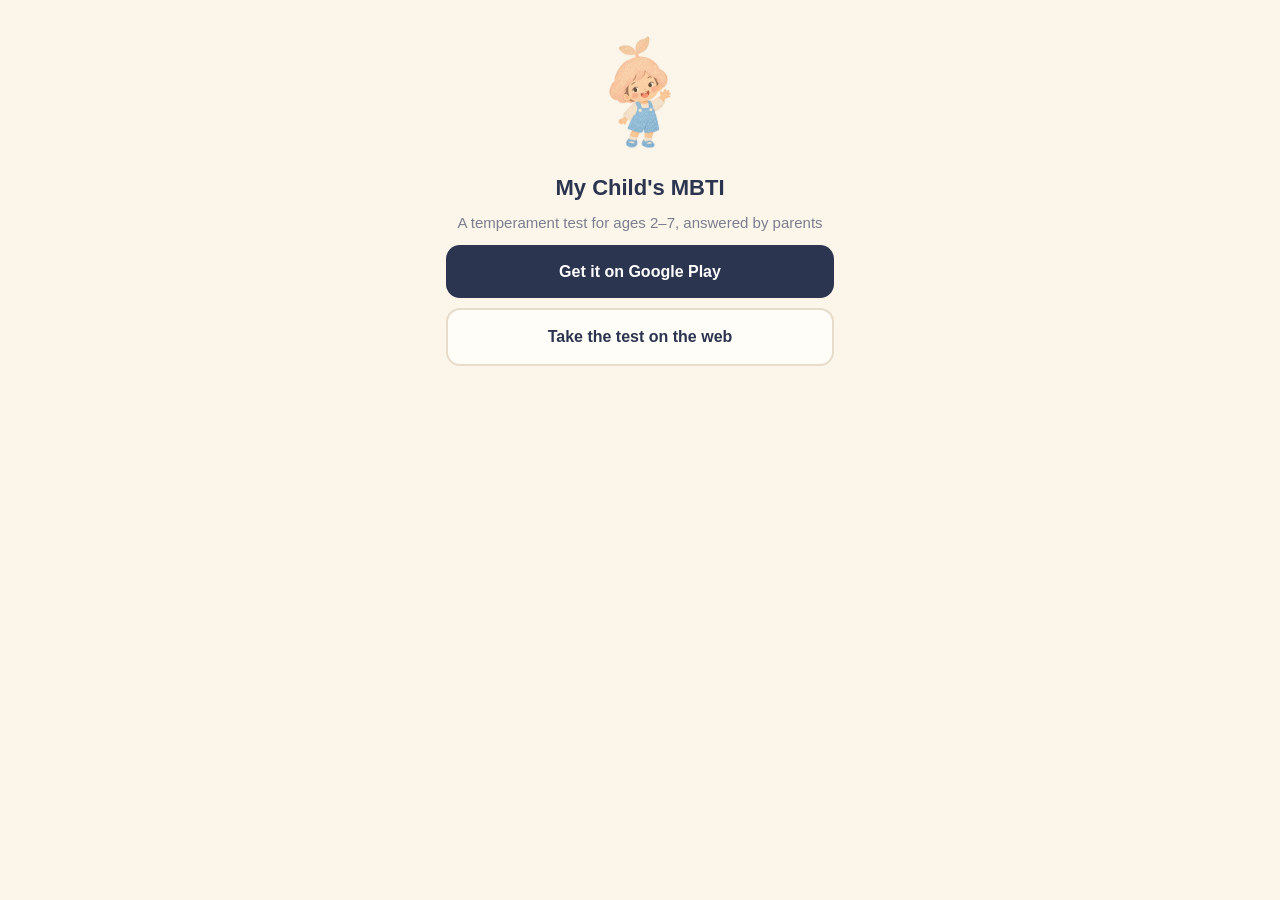
<file: go/index.html>
<!doctype html>
<html lang="ko">
<head>
<meta charset="utf-8">
<meta name="viewport" content="width=device-width,initial-scale=1">
<meta name="theme-color" content="#FBF5EA">
<meta name="robots" content="noindex">
<title>내 아이의 MBTI</title>
<meta property="og:type" content="website">
<meta property="og:title" content="내 아이의 MBTI · 영유아 기질검사">
<meta property="og:description" content="부모가 답하는 만 2~7세 기질검사. 우리 아이는 어떤 네 글자일까요?">
<meta property="og:image" content="https://childmbti.wonderwheel.co.kr/assets/og_v2.png">
<meta property="og:image:width" content="1200">
<meta property="og:image:height" content="630">
<meta name="twitter:card" content="summary_large_image">
<meta name="twitter:image" content="https://childmbti.wonderwheel.co.kr/assets/og_v2.png">
<link rel="icon" href="../assets/icon_180.png">
<!--
  공유 링크 연결 페이지. 설명 docs/systems/share-links.md
  앱의 공유 링크는 모두 이곳(https://childmbti.wonderwheel.co.kr/go/#값)으로 온다. 웹 검사로 보내지 않고 기기에 맞는 스토어로 바로 보낸다.
  - 안드로이드: 앱이 있으면 앱을 열고(childmbti://open?값), 없으면 구글 플레이로. 플레이 주소의 referrer 에 값을 실어
    설치 뒤 처음 켤 때 앱이 초대를 이어 간다(app/lib/deeplink.dart).
  - 아이폰: 앱스토어로. 앱스토어는 설치 정보를 넘겨주지 않아 초대는 초대 코드를 복사해 두고 앱에서 넣는다.
    IOS_LIVE 가 false 인 동안(앱스토어 출시 전)은 스토어 주소가 열리지 않으므로 웹 검사를 대신 안내한다.
  - PC: 두 스토어 버튼과 초대 코드.
  값: f=가족 연결 코드(&w=역할), t=유형(결과 공유), r=app(앱 추천), i=·c=(예전 초대·결과 링크)
-->
<style>
:root{--bg:#FBF5EA;--card:#FFFDF8;--fg:#2B3550;--muted:#7A7F8F;--accent:#F2A57E;--line:#E7DCCB}
*{box-sizing:border-box}
body{margin:0;background:var(--bg);color:var(--fg);font-family:-apple-system,BlinkMacSystemFont,"Apple SD Gothic Neo","Noto Sans KR","Segoe UI",sans-serif;line-height:1.6}
main{max-width:420px;margin:0 auto;padding:32px 16px 40px;text-align:center}
.mascot{width:120px;height:120px;object-fit:contain}
h1{font-size:22px;margin:10px 0 6px}
p{margin:6px 0;color:var(--muted);font-size:15px}
.code{display:inline-block;margin:14px 0 4px;padding:10px 18px;border:2px dashed var(--line);border-radius:14px;background:var(--card);font-size:26px;font-weight:700;letter-spacing:3px;color:var(--fg)}
.btn{display:block;width:100%;margin:10px 0 0;padding:14px 16px;border-radius:14px;border:0;font-size:16px;font-weight:700;text-decoration:none;cursor:pointer;font-family:inherit}
.dark{background:var(--fg);color:#fff}
.ghost{background:var(--card);color:var(--fg);border:2px solid var(--line)}
.small{font-size:13px}
[hidden]{display:none!important}
</style>
</head>
<body>
<main>
  <img class="mascot" src="../assets/mascot_child.webp" alt="">
  <h1 id="title"></h1>
  <p id="desc"></p>
  <div id="codeBox" hidden><div class="code" id="code"></div><p class="small" id="codeHelp"></p></div>
  <div id="btns"></div>
  <p class="small" id="note"></p>
</main>
<script>
(function(){
  var PKG='kr.co.wonderwheel.childmbti';
  var IOS_STORE='https://apps.apple.com/app/id6836670196';
  var IOS_LIVE=false; // 앱스토어 정식 출시 뒤 true 로 바꾼다
  var SITE='https://childmbti.wonderwheel.co.kr/';

  var L={
    ko:{t:'내 아이의 MBTI',d:'부모가 답하는 만 2~7세 기질검사',inv:'가족이 아이 기질검사에 초대했어요',invD:'앱을 설치하면 같은 아이의 검사로 바로 이어집니다.',play:'구글 플레이에서 받기',ios:'앱스토어에서 받기',iosCopy:'초대 코드 복사하고 앱스토어로',open:'앱이 이미 있어요 · 앱 열기',codeHelp:'앱을 연 뒤 더보기의 \'초대 코드 입력\'에 넣어 주세요.',copied:'초대 코드를 복사했어요.',web:'웹에서 바로 검사하기',iosSoon:'아이폰 앱은 곧 앱스토어에 나옵니다. 그동안은 웹에서 검사할 수 있어요.',wait:'스토어로 이동하는 중…'},
    en:{t:"My Child's MBTI",d:'A temperament test for ages 2–7, answered by parents',inv:'Your family invited you to a temperament test',invD:"Install the app to continue with the same child's test.",play:'Get it on Google Play',ios:'Download on the App Store',iosCopy:'Copy invite code & open App Store',open:'I already have the app · Open',codeHelp:"Open the app and enter it under More > 'Enter invite code'.",copied:'Invite code copied.',web:'Take the test on the web',iosSoon:'The iPhone app is coming to the App Store soon. Meanwhile you can take the test on the web.',wait:'Opening the store…'},
    ja:{t:'わが子のMBTI',d:'保護者が答える2〜7歳の気質診断',inv:'家族から気質診断に招待されました',invD:'アプリを入れると同じ子の診断にそのまま進めます。',play:'Google Play で入手',ios:'App Store で入手',iosCopy:'招待コードをコピーして App Store へ',open:'アプリを持っています・開く',codeHelp:'アプリを開き、その他の「招待コード入力」に入れてください。',copied:'招待コードをコピーしました。',web:'Webで診断する',iosSoon:'iPhoneアプリはまもなく App Store に登場します。それまではWebで診断できます。',wait:'ストアへ移動しています…'},
    zh:{t:'我家孩子的MBTI',d:'由父母作答的2~7岁气质测评',inv:'家人邀请你参加孩子的气质测评',invD:'安装应用后即可继续同一个孩子的测评。',play:'在 Google Play 下载',ios:'在 App Store 下载',iosCopy:'复制邀请码并前往 App Store',open:'已安装应用 · 打开',codeHelp:'打开应用后，在“更多”的“输入邀请码”中填写。',copied:'已复制邀请码。',web:'在网页上测评',iosSoon:'iPhone 应用即将上架 App Store。在此之前可以在网页上测评。',wait:'正在前往应用商店…'},
    tw:{t:'我家孩子的MBTI',d:'由父母作答的2~7歲氣質測評',inv:'家人邀請你參加孩子的氣質測評',invD:'安裝應用後即可繼續同一個孩子的測評。',play:'在 Google Play 下載',ios:'在 App Store 下載',iosCopy:'複製邀請碼並前往 App Store',open:'已安裝應用 · 開啟',codeHelp:'開啟應用後，在“更多”的“輸入邀請碼”中填寫。',copied:'已複製邀請碼。',web:'在網頁上測評',iosSoon:'iPhone 應用即將上架 App Store。在此之前可以在網頁上測評。',wait:'正在前往應用商店…'},
    es:{t:'El MBTI de mi peque',d:'Test de temperamento de 2 a 7 años, respondido por los padres',inv:'Tu familia te invitó a un test de temperamento',invD:'Instala la app para seguir con el test del mismo niño.',play:'Disponible en Google Play',ios:'Descargar en App Store',iosCopy:'Copiar código e ir a App Store',open:'Ya tengo la app · Abrir',codeHelp:"Abre la app e introdúcelo en Más > 'Introducir código'.",copied:'Código copiado.',web:'Hacer el test en la web',iosSoon:'La app de iPhone llegará pronto a App Store. Mientras tanto puedes hacer el test en la web.',wait:'Abriendo la tienda…'},
    vi:{t:'MBTI của con tôi',d:'Bài kiểm tra khí chất cho trẻ 2–7 tuổi do cha mẹ trả lời',inv:'Gia đình đã mời bạn làm bài kiểm tra khí chất',invD:'Cài ứng dụng để tiếp tục bài kiểm tra của cùng bé.',play:'Tải trên Google Play',ios:'Tải trên App Store',iosCopy:'Sao chép mã mời và mở App Store',open:'Đã có ứng dụng · Mở',codeHelp:"Mở ứng dụng và nhập ở Thêm > 'Nhập mã mời'.",copied:'Đã sao chép mã mời.',web:'Làm bài trên web',iosSoon:'Ứng dụng iPhone sắp có trên App Store. Trong lúc chờ, bạn có thể làm bài trên web.',wait:'Đang mở cửa hàng…'}
  };
  var nl=(navigator.language||'ko').toLowerCase();
  var lang=/^zh-(tw|hk|mo|hant)/.test(nl)?'tw':nl.slice(0,2);
  var T=L[lang]||L.en; document.documentElement.lang=lang==='tw'?'zh-Hant':(L[lang]?lang:'en');

  var h=location.hash.replace(/^#/,'');
  var q={}; h.split('&').forEach(function(kv){var i=kv.indexOf('=');if(i>0)q[kv.slice(0,i)]=kv.slice(i+1);});
  var code=/^[A-HJ-NP-Z2-9]{10}$/.test(q.f||'')?q.f:'';
  var invite=!!(code||q.i);
  var ua=navigator.userAgent||'';
  var android=/Android/i.test(ua), ios=/iPhone|iPad|iPod/i.test(ua)||(/Macintosh/.test(ua)&&'ontouchend' in document);
  var play='https://play.google.com/store/apps/details?id='+PKG+(h?'&referrer='+encodeURIComponent(h):'');
  var appUrl='childmbti://open'+(h?'?'+h:'');
  var webUrl=SITE+(h&&!code?'#'+h:'');
  var showCode=code?code.slice(0,5)+'-'+code.slice(5):'';

  var $=function(id){return document.getElementById(id)};
  $('title').textContent=invite?T.inv:T.t;
  $('desc').textContent=invite?T.invD:T.d;
  document.title=T.t;
  if(code){ $('code').textContent=showCode; $('codeHelp').textContent=T.codeHelp; $('codeBox').hidden=false; }

  function btn(label,cls,href,onclick){var a=document.createElement('a');a.className='btn '+cls;a.textContent=label;a.href=href||'#';if(onclick)a.onclick=onclick;$('btns').appendChild(a);return a;}
  function copyCode(){ if(!code) return; var t=T.inv+' · '+showCode;
    try{ navigator.clipboard.writeText(t); }catch(e){ var x=document.createElement('textarea');x.value=t;document.body.appendChild(x);x.select();try{document.execCommand('copy')}catch(_){}x.remove(); } }

  if(android){
    var intent='intent://open'+(h?'?'+h:'')+'#Intent;scheme=childmbti;package='+PKG+';S.browser_fallback_url='+encodeURIComponent(play)+';end';
    btn(T.play,'dark',play);
    btn(T.open,'ghost',intent);
    $('note').textContent=T.wait;
    // 앱이 있으면 앱이 열리고, 없으면 구글 플레이(설치 정보에 링크 값)로 간다
    location.replace(intent);
    setTimeout(function(){ $('note').textContent=''; },2500);
  } else if(ios){
    if(IOS_LIVE){
      if(invite){
        btn(code?T.iosCopy:T.ios,'dark',IOS_STORE,function(){copyCode();});
        btn(T.open,'ghost',appUrl);
      } else {
        btn(T.ios,'dark',IOS_STORE);
        $('note').textContent=T.wait;
        location.replace(IOS_STORE);
      }
    } else {
      $('note').textContent=T.iosSoon;
      btn(T.open,'ghost',appUrl);
      if(!code) btn(T.web,'dark',webUrl);
    }
  } else {
    btn(T.play,'dark',play);
    if(IOS_LIVE) btn(T.ios,'ghost',IOS_STORE);
    if(!code) btn(T.web,'ghost',webUrl);
  }
})();
</script>
</body>
</html>
</file>
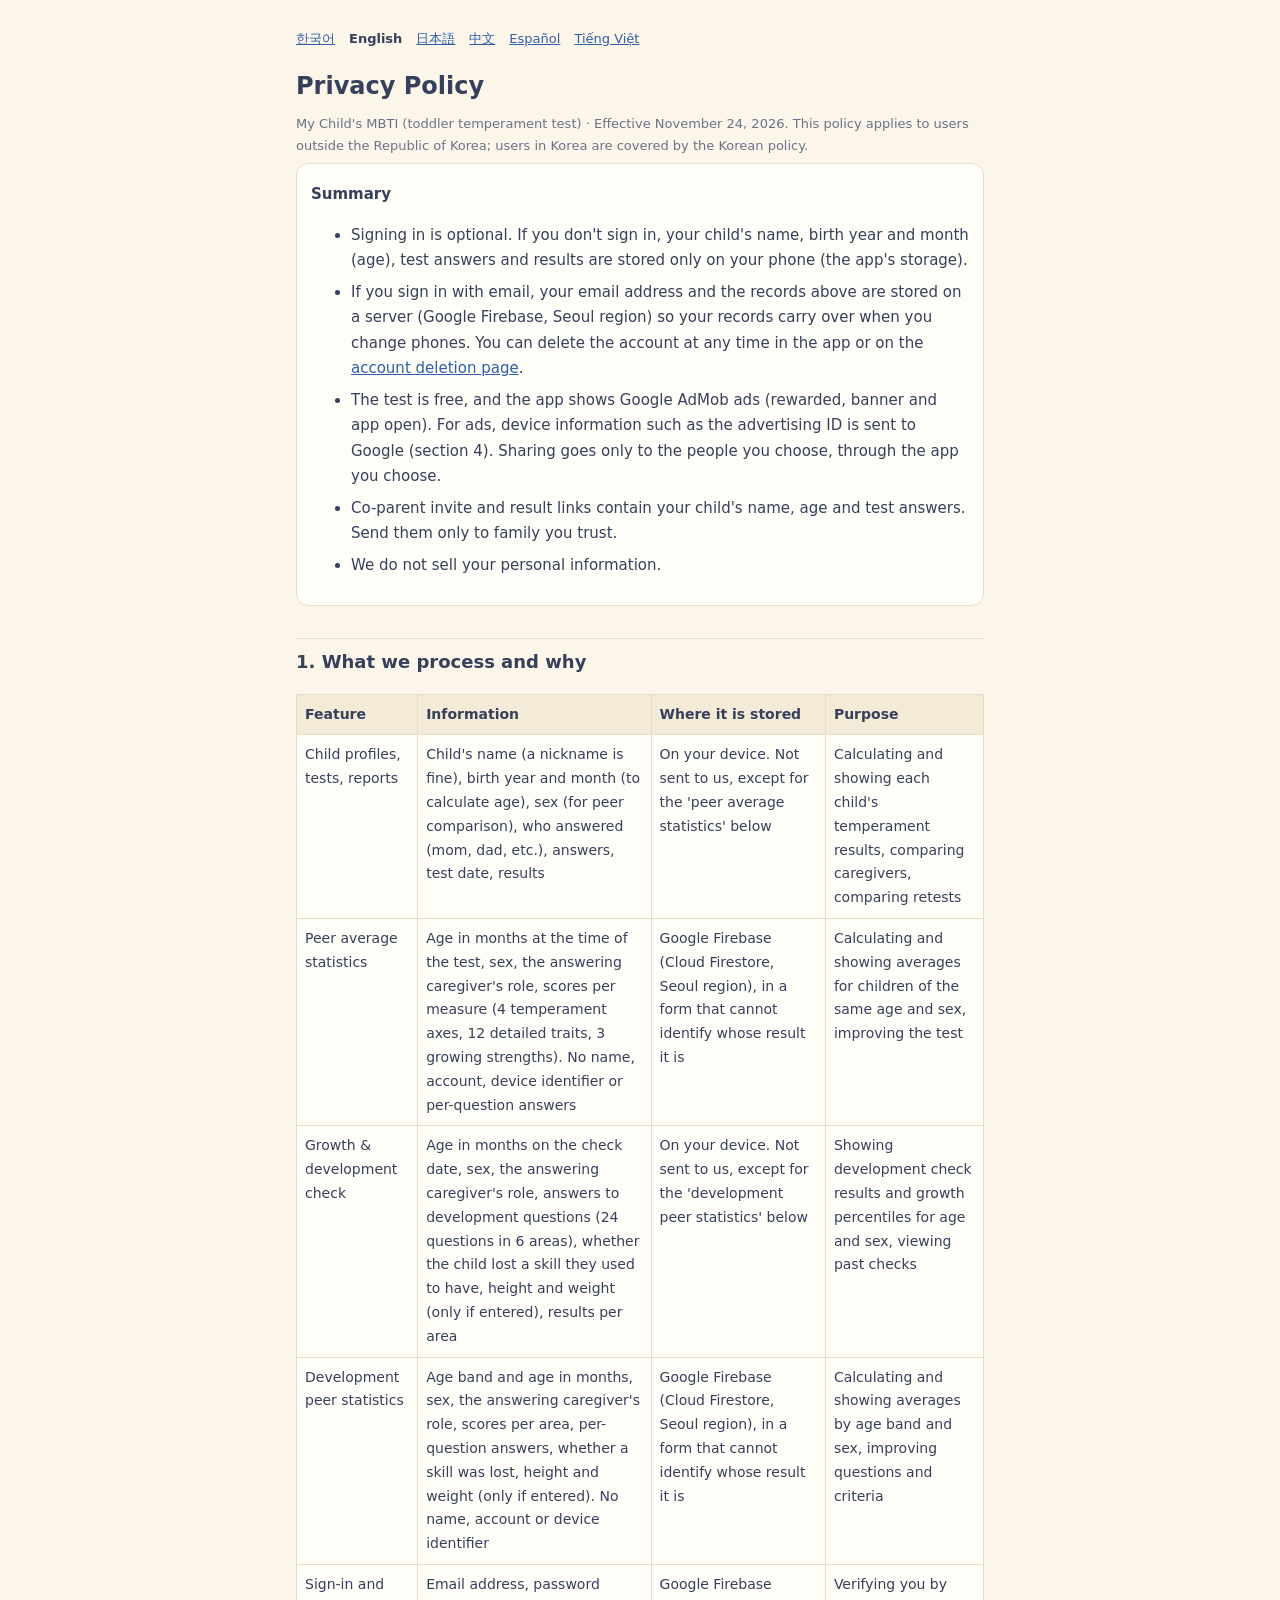
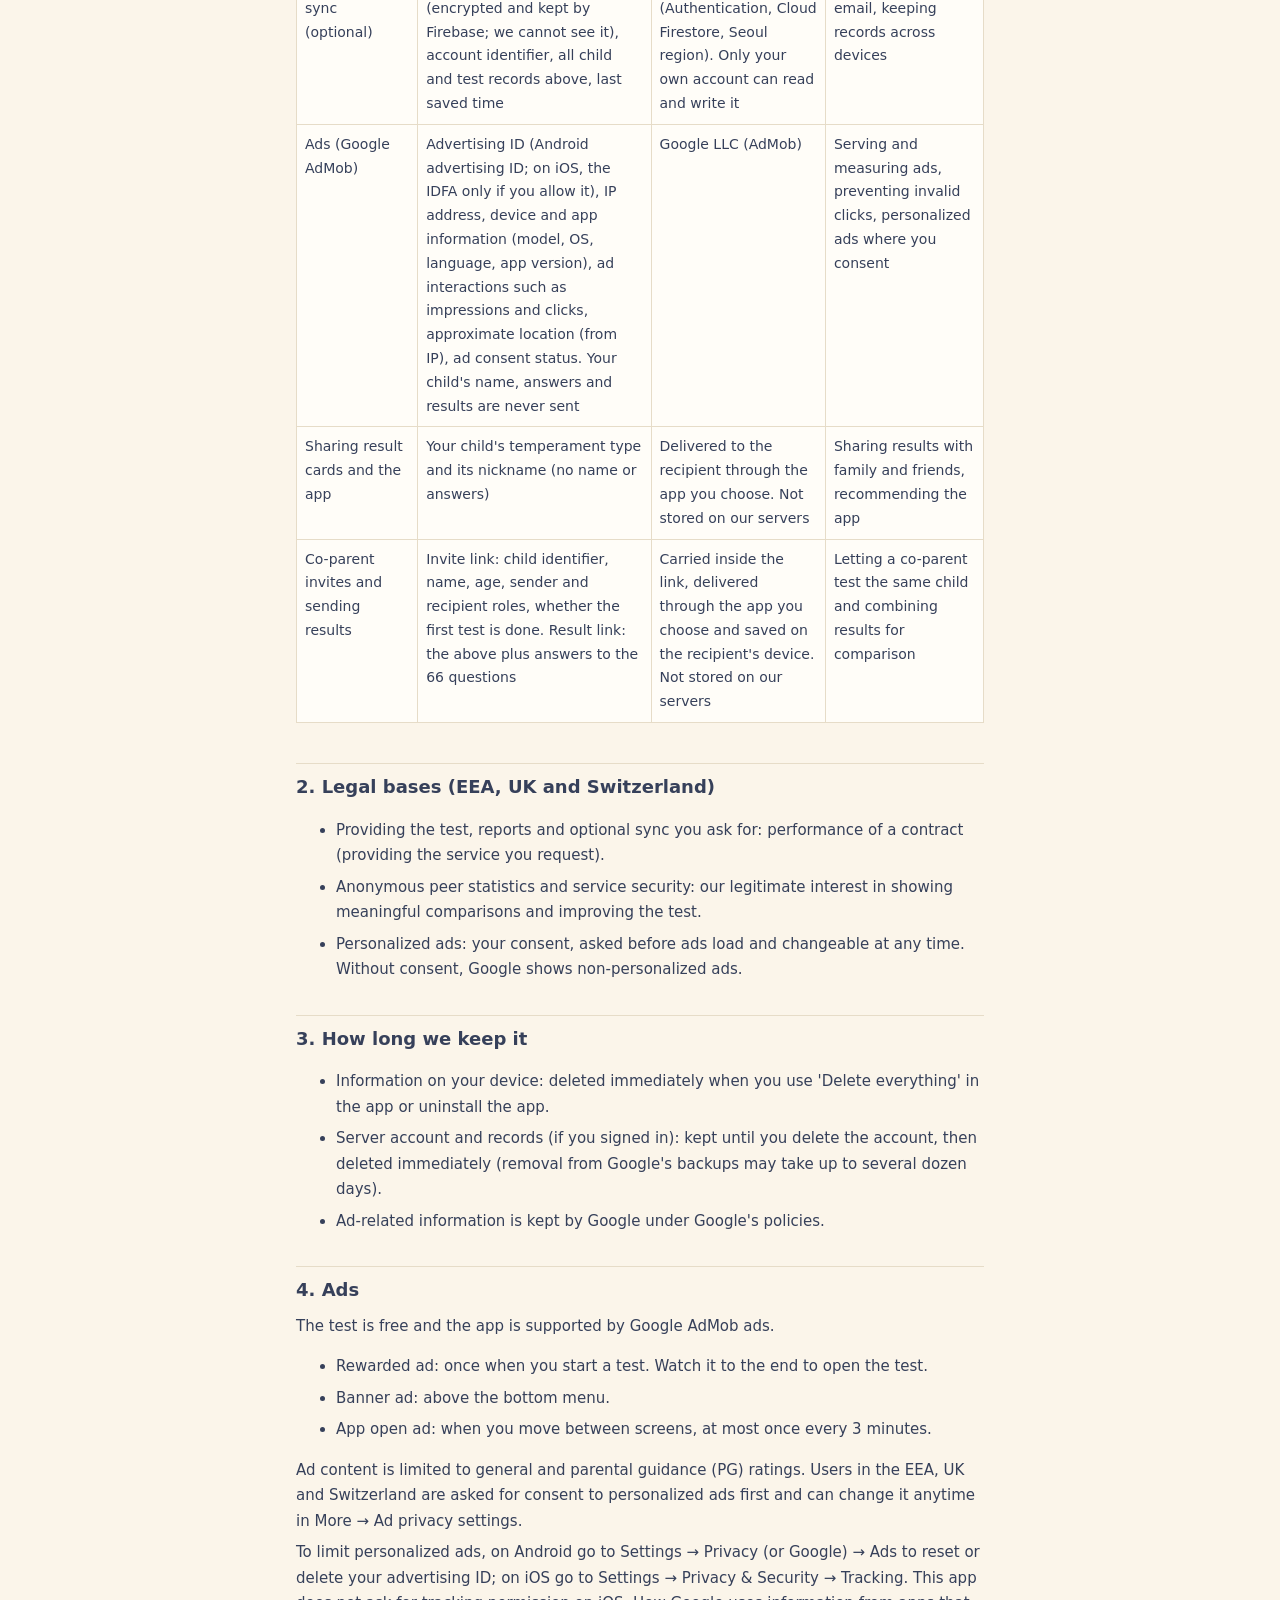
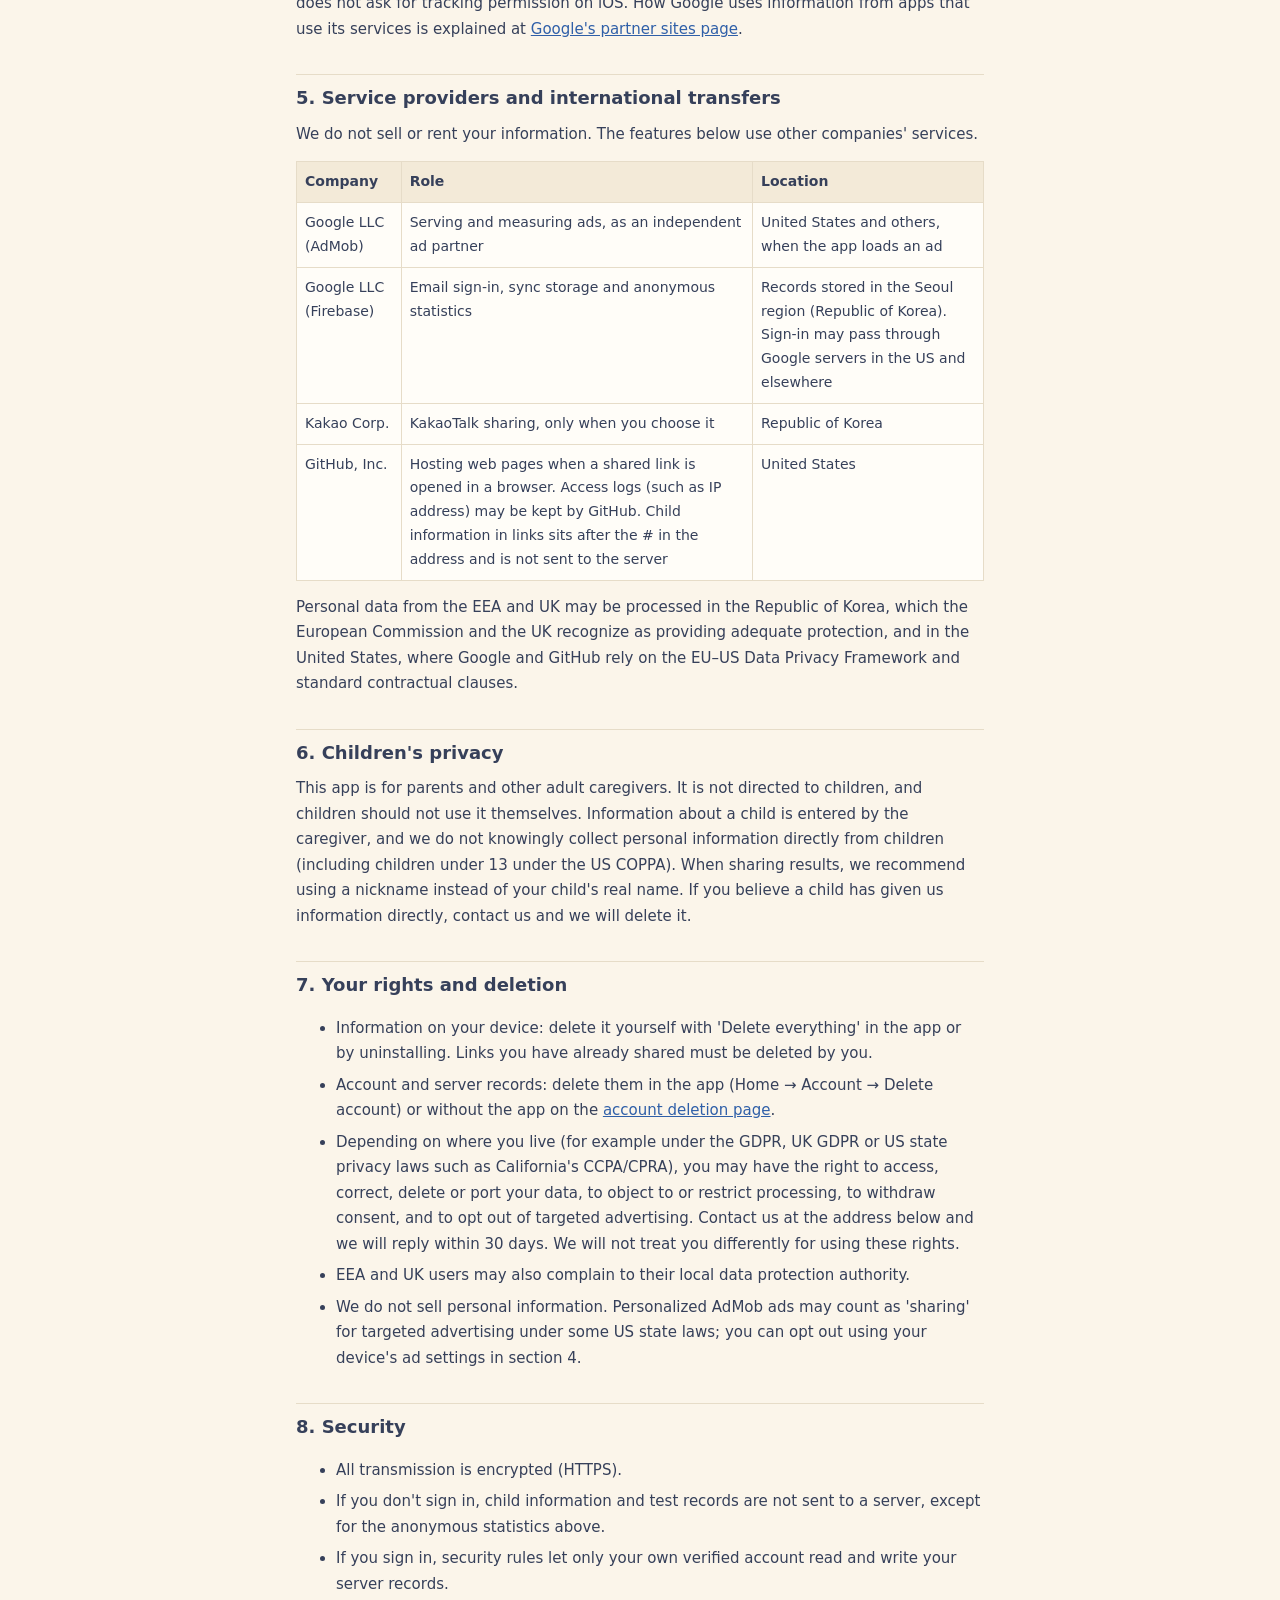
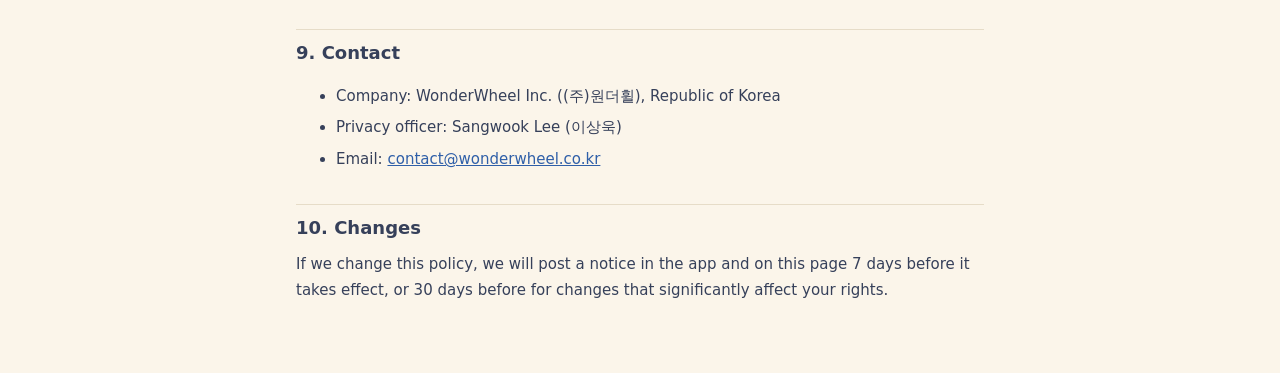
<file: privacy-en.html>
<!doctype html>
<html lang="en">
<head>
<meta charset="utf-8">
<meta name="viewport" content="width=device-width,initial-scale=1">
<title>Privacy Policy · My Child's MBTI</title>
<link rel="stylesheet" href="assets/privacy.css">
</head>
<body>
<main>
<nav class="langs"><a href="privacy.html?hl=ko">한국어</a><b>English</b><a href="privacy-ja.html">日本語</a><a href="privacy-zh.html">中文</a><a href="privacy-es.html">Español</a><a href="privacy-vi.html">Tiếng Việt</a></nav>
<h1>Privacy Policy</h1>
<p class="meta">My Child's MBTI (toddler temperament test) · Effective November 24, 2026. This policy applies to users outside the Republic of Korea; users in Korea are covered by the Korean policy.</p>

<div class="box">
<p><b>Summary</b></p>
<ul>
<li>Signing in is optional. If you don't sign in, your child's name, birth year and month (age), test answers and results are stored only on your phone (the app's storage).</li>
<li>If you sign in with email, your email address and the records above are stored on a server (Google Firebase, Seoul region) so your records carry over when you change phones. You can delete the account at any time in the app or on the <a href="delete-account.html">account deletion page</a>.</li>
<li>The test is free, and the app shows Google AdMob ads (rewarded, banner and app open). For ads, device information such as the advertising ID is sent to Google (section 4). Sharing goes only to the people you choose, through the app you choose.</li>
<li>Co-parent invite and result links contain your child's name, age and test answers. Send them only to family you trust.</li>
<li>We do not sell your personal information.</li>
</ul>
</div>

<h2>1. What we process and why</h2>
<div class="tw"><table>
<tr><th>Feature</th><th>Information</th><th>Where it is stored</th><th>Purpose</th></tr>
<tr><td>Child profiles, tests, reports</td><td>Child's name (a nickname is fine), birth year and month (to calculate age), sex (for peer comparison), who answered (mom, dad, etc.), answers, test date, results</td><td>On your device. Not sent to us, except for the 'peer average statistics' below</td><td>Calculating and showing each child's temperament results, comparing caregivers, comparing retests</td></tr>
<tr><td>Peer average statistics</td><td>Age in months at the time of the test, sex, the answering caregiver's role, scores per measure (4 temperament axes, 12 detailed traits, 3 growing strengths). No name, account, device identifier or per-question answers</td><td>Google Firebase (Cloud Firestore, Seoul region), in a form that cannot identify whose result it is</td><td>Calculating and showing averages for children of the same age and sex, improving the test</td></tr>
<tr><td>Growth &amp; development check</td><td>Age in months on the check date, sex, the answering caregiver's role, answers to development questions (24 questions in 6 areas), whether the child lost a skill they used to have, height and weight (only if entered), results per area</td><td>On your device. Not sent to us, except for the 'development peer statistics' below</td><td>Showing development check results and growth percentiles for age and sex, viewing past checks</td></tr>
<tr><td>Development peer statistics</td><td>Age band and age in months, sex, the answering caregiver's role, scores per area, per-question answers, whether a skill was lost, height and weight (only if entered). No name, account or device identifier</td><td>Google Firebase (Cloud Firestore, Seoul region), in a form that cannot identify whose result it is</td><td>Calculating and showing averages by age band and sex, improving questions and criteria</td></tr>
<tr><td>Sign-in and sync (optional)</td><td>Email address, password (encrypted and kept by Firebase; we cannot see it), account identifier, all child and test records above, last saved time</td><td>Google Firebase (Authentication, Cloud Firestore, Seoul region). Only your own account can read and write it</td><td>Verifying you by email, keeping records across devices</td></tr>
<tr><td>Ads (Google AdMob)</td><td>Advertising ID (Android advertising ID; on iOS, the IDFA only if you allow it), IP address, device and app information (model, OS, language, app version), ad interactions such as impressions and clicks, approximate location (from IP), ad consent status. Your child's name, answers and results are never sent</td><td>Google LLC (AdMob)</td><td>Serving and measuring ads, preventing invalid clicks, personalized ads where you consent</td></tr>
<tr><td>Sharing result cards and the app</td><td>Your child's temperament type and its nickname (no name or answers)</td><td>Delivered to the recipient through the app you choose. Not stored on our servers</td><td>Sharing results with family and friends, recommending the app</td></tr>
<tr><td>Co-parent invites and sending results</td><td>Invite link: child identifier, name, age, sender and recipient roles, whether the first test is done. Result link: the above plus answers to the 66 questions</td><td>Carried inside the link, delivered through the app you choose and saved on the recipient's device. Not stored on our servers</td><td>Letting a co-parent test the same child and combining results for comparison</td></tr>
</table></div>

<h2>2. Legal bases (EEA, UK and Switzerland)</h2>
<ul>
<li>Providing the test, reports and optional sync you ask for: performance of a contract (providing the service you request).</li>
<li>Anonymous peer statistics and service security: our legitimate interest in showing meaningful comparisons and improving the test.</li>
<li>Personalized ads: your consent, asked before ads load and changeable at any time. Without consent, Google shows non-personalized ads.</li>
</ul>

<h2>3. How long we keep it</h2>
<ul>
<li>Information on your device: deleted immediately when you use 'Delete everything' in the app or uninstall the app.</li>
<li>Server account and records (if you signed in): kept until you delete the account, then deleted immediately (removal from Google's backups may take up to several dozen days).</li>
<li>Ad-related information is kept by Google under Google's policies.</li>
</ul>

<h2>4. Ads</h2>
<p>The test is free and the app is supported by Google AdMob ads.</p>
<ul>
<li>Rewarded ad: once when you start a test. Watch it to the end to open the test.</li>
<li>Banner ad: above the bottom menu.</li>
<li>App open ad: when you move between screens, at most once every 3 minutes.</li>
</ul>
<p>Ad content is limited to general and parental guidance (PG) ratings. Users in the EEA, UK and Switzerland are asked for consent to personalized ads first and can change it anytime in More → Ad privacy settings.</p>
<p>To limit personalized ads, on Android go to Settings → Privacy (or Google) → Ads to reset or delete your advertising ID; on iOS go to Settings → Privacy &amp; Security → Tracking. This app does not ask for tracking permission on iOS. How Google uses information from apps that use its services is explained at <a href="https://policies.google.com/technologies/partner-sites">Google's partner sites page</a>.</p>

<h2>5. Service providers and international transfers</h2>
<p>We do not sell or rent your information. The features below use other companies' services.</p>
<div class="tw"><table>
<tr><th>Company</th><th>Role</th><th>Location</th></tr>
<tr><td>Google LLC (AdMob)</td><td>Serving and measuring ads, as an independent ad partner</td><td>United States and others, when the app loads an ad</td></tr>
<tr><td>Google LLC (Firebase)</td><td>Email sign-in, sync storage and anonymous statistics</td><td>Records stored in the Seoul region (Republic of Korea). Sign-in may pass through Google servers in the US and elsewhere</td></tr>
<tr><td>Kakao Corp.</td><td>KakaoTalk sharing, only when you choose it</td><td>Republic of Korea</td></tr>
<tr><td>GitHub, Inc.</td><td>Hosting web pages when a shared link is opened in a browser. Access logs (such as IP address) may be kept by GitHub. Child information in links sits after the # in the address and is not sent to the server</td><td>United States</td></tr>
</table></div>
<p>Personal data from the EEA and UK may be processed in the Republic of Korea, which the European Commission and the UK recognize as providing adequate protection, and in the United States, where Google and GitHub rely on the EU–US Data Privacy Framework and standard contractual clauses.</p>

<h2>6. Children's privacy</h2>
<p>This app is for parents and other adult caregivers. It is not directed to children, and children should not use it themselves. Information about a child is entered by the caregiver, and we do not knowingly collect personal information directly from children (including children under 13 under the US COPPA). When sharing results, we recommend using a nickname instead of your child's real name. If you believe a child has given us information directly, contact us and we will delete it.</p>

<h2 id="delete">7. Your rights and deletion</h2>
<ul>
<li>Information on your device: delete it yourself with 'Delete everything' in the app or by uninstalling. Links you have already shared must be deleted by you.</li>
<li>Account and server records: delete them in the app (Home → Account → Delete account) or without the app on the <a href="delete-account.html">account deletion page</a>.</li>
<li>Depending on where you live (for example under the GDPR, UK GDPR or US state privacy laws such as California's CCPA/CPRA), you may have the right to access, correct, delete or port your data, to object to or restrict processing, to withdraw consent, and to opt out of targeted advertising. Contact us at the address below and we will reply within 30 days. We will not treat you differently for using these rights.</li>
<li>EEA and UK users may also complain to their local data protection authority.</li>
<li>We do not sell personal information. Personalized AdMob ads may count as 'sharing' for targeted advertising under some US state laws; you can opt out using your device's ad settings in section 4.</li>
</ul>

<h2>8. Security</h2>
<ul>
<li>All transmission is encrypted (HTTPS).</li>
<li>If you don't sign in, child information and test records are not sent to a server, except for the anonymous statistics above.</li>
<li>If you sign in, security rules let only your own verified account read and write your server records.</li>
</ul>

<h2>9. Contact</h2>
<ul>
<li>Company: WonderWheel Inc. ((주)원더휠), Republic of Korea</li>
<li>Privacy officer: Sangwook Lee (이상욱)</li>
<li>Email: <a href="mailto:contact@wonderwheel.co.kr">contact@wonderwheel.co.kr</a></li>
</ul>

<h2>10. Changes</h2>
<p>If we change this policy, we will post a notice in the app and on this page 7 days before it takes effect, or 30 days before for changes that significantly affect your rights.</p>
</main>
</body>
</html>
</file>
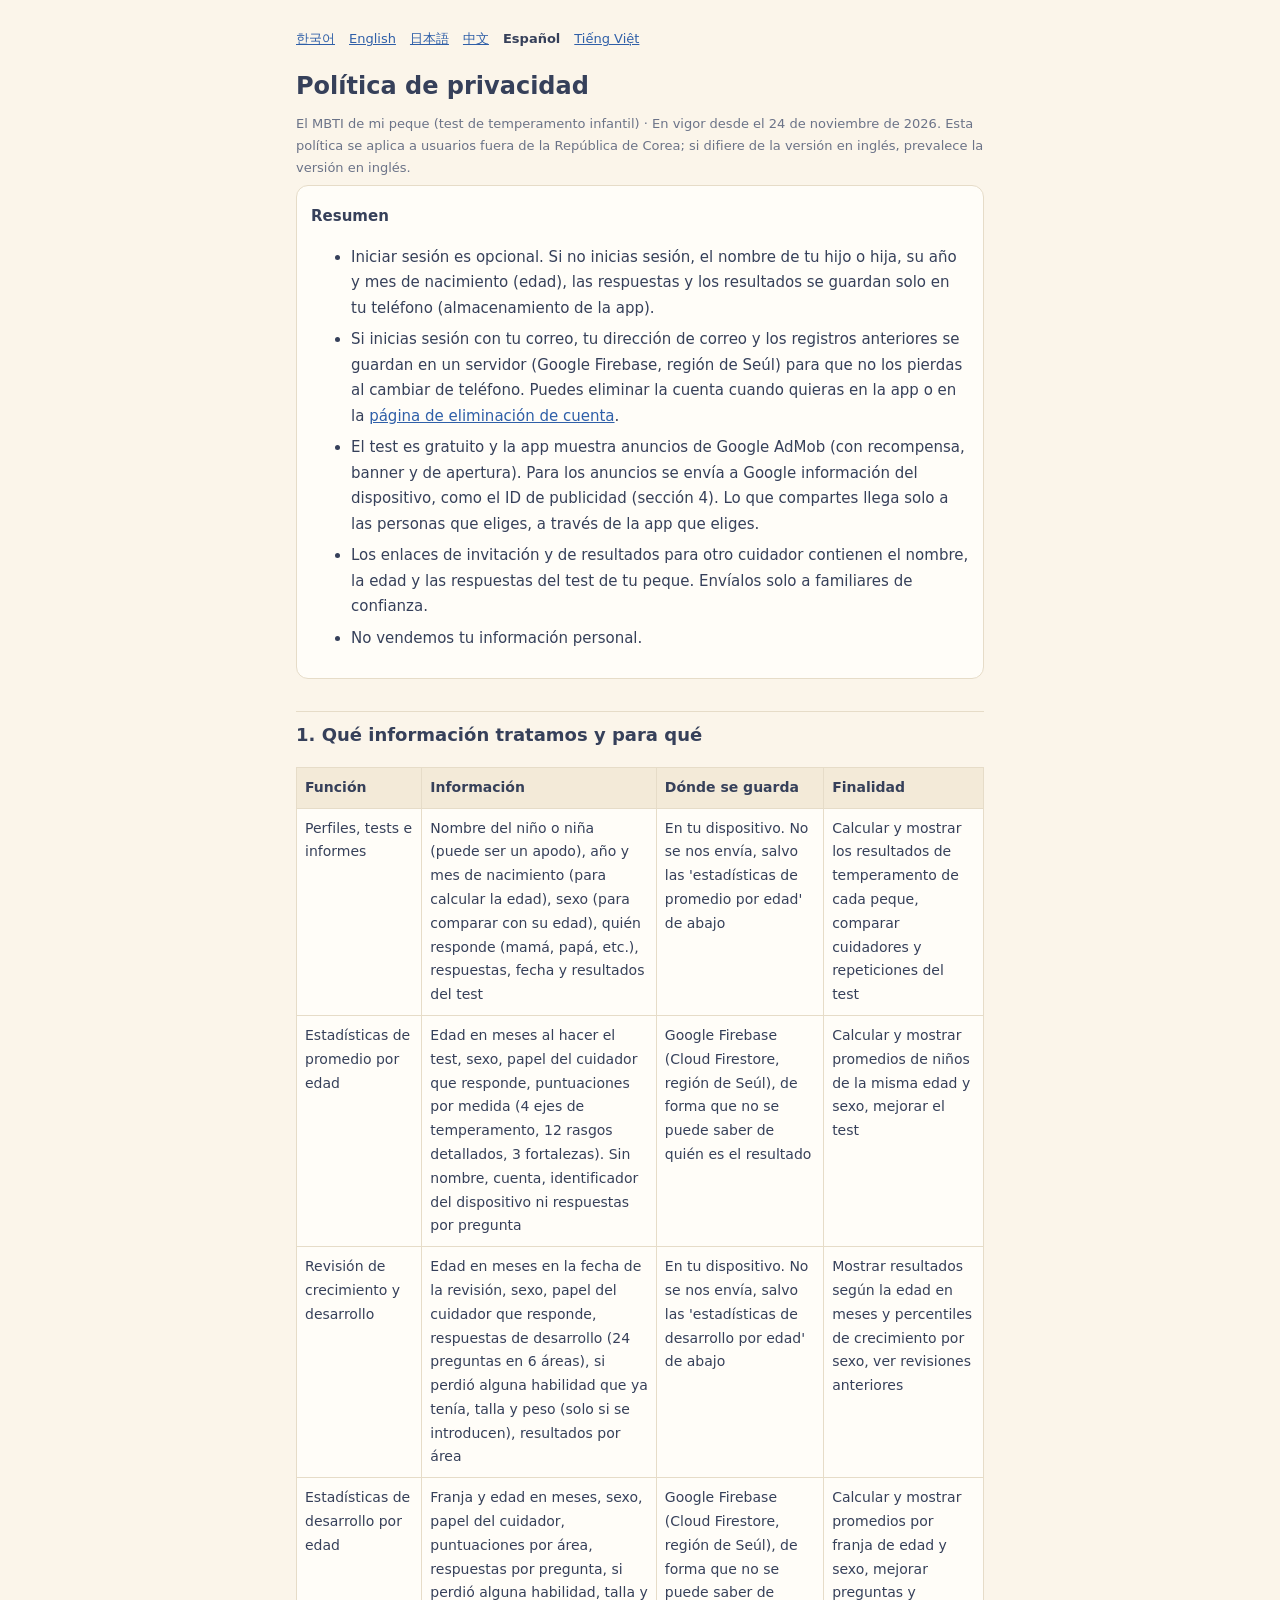
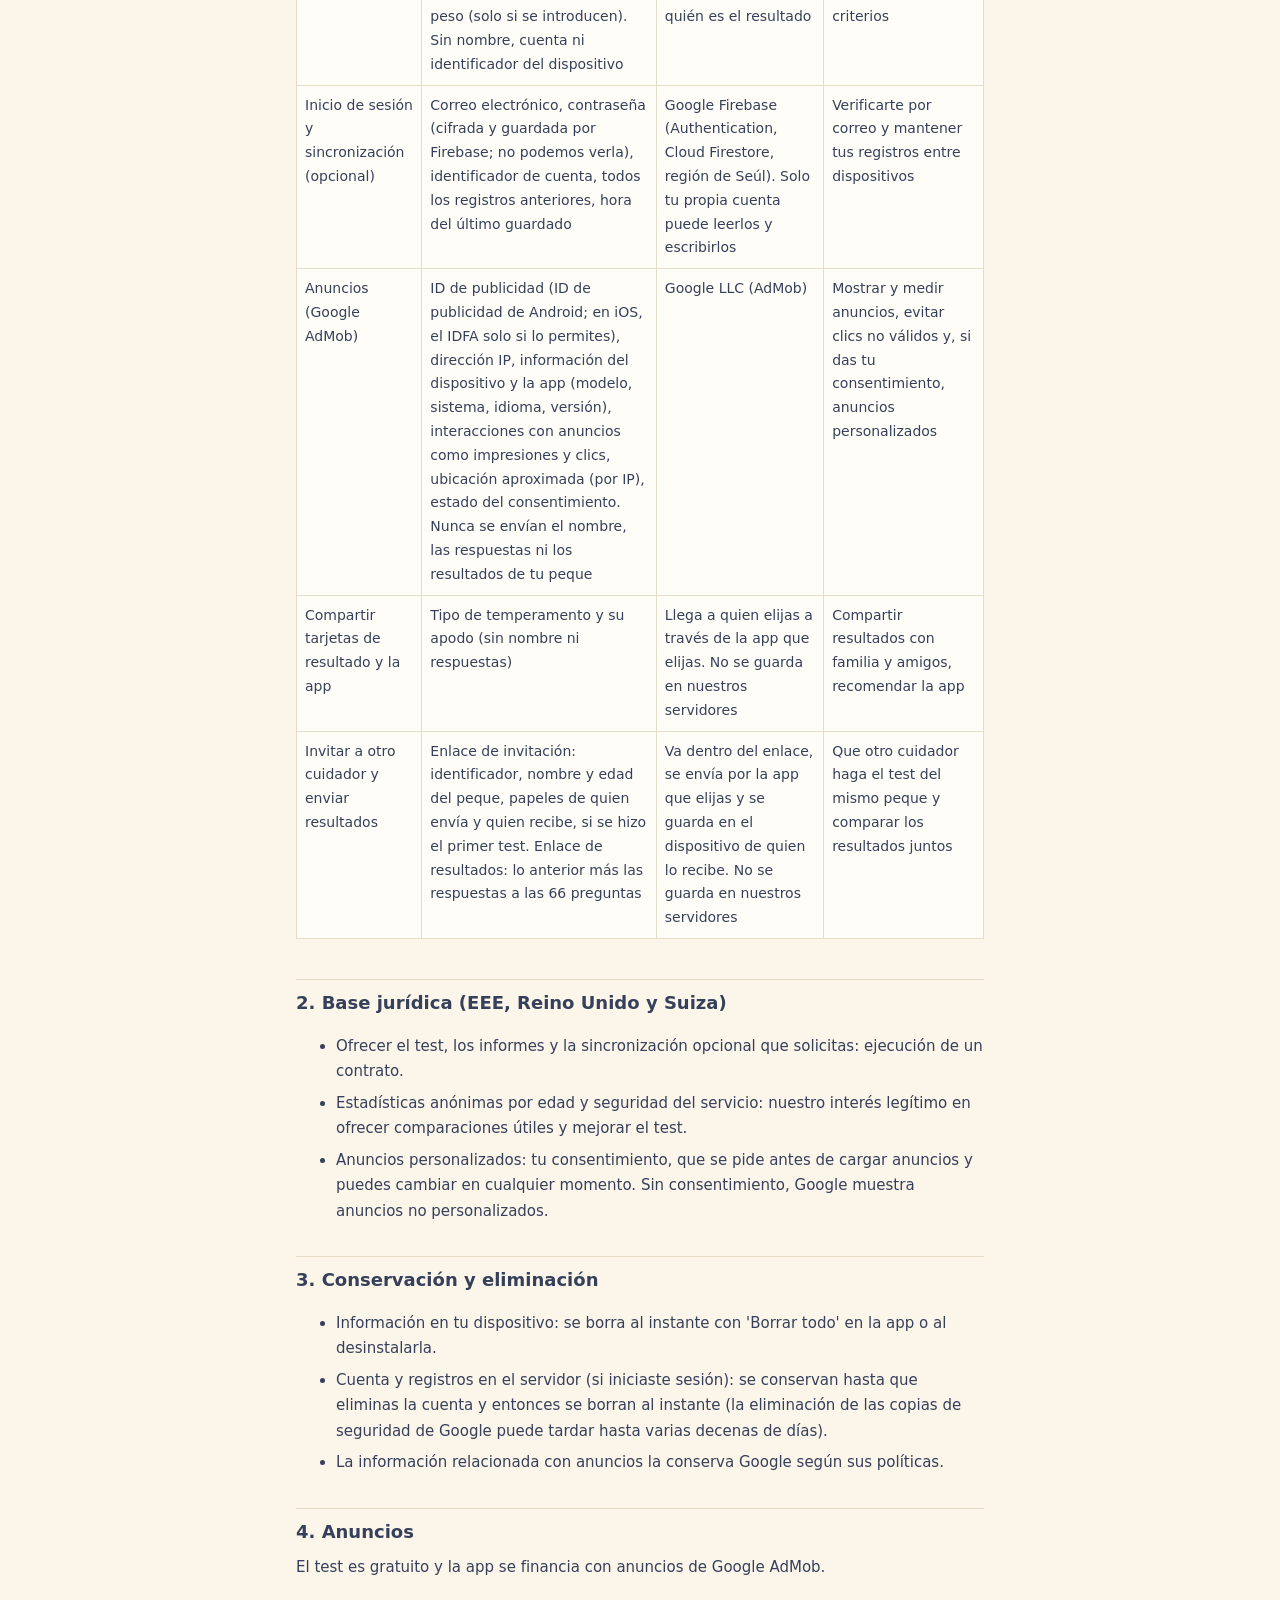
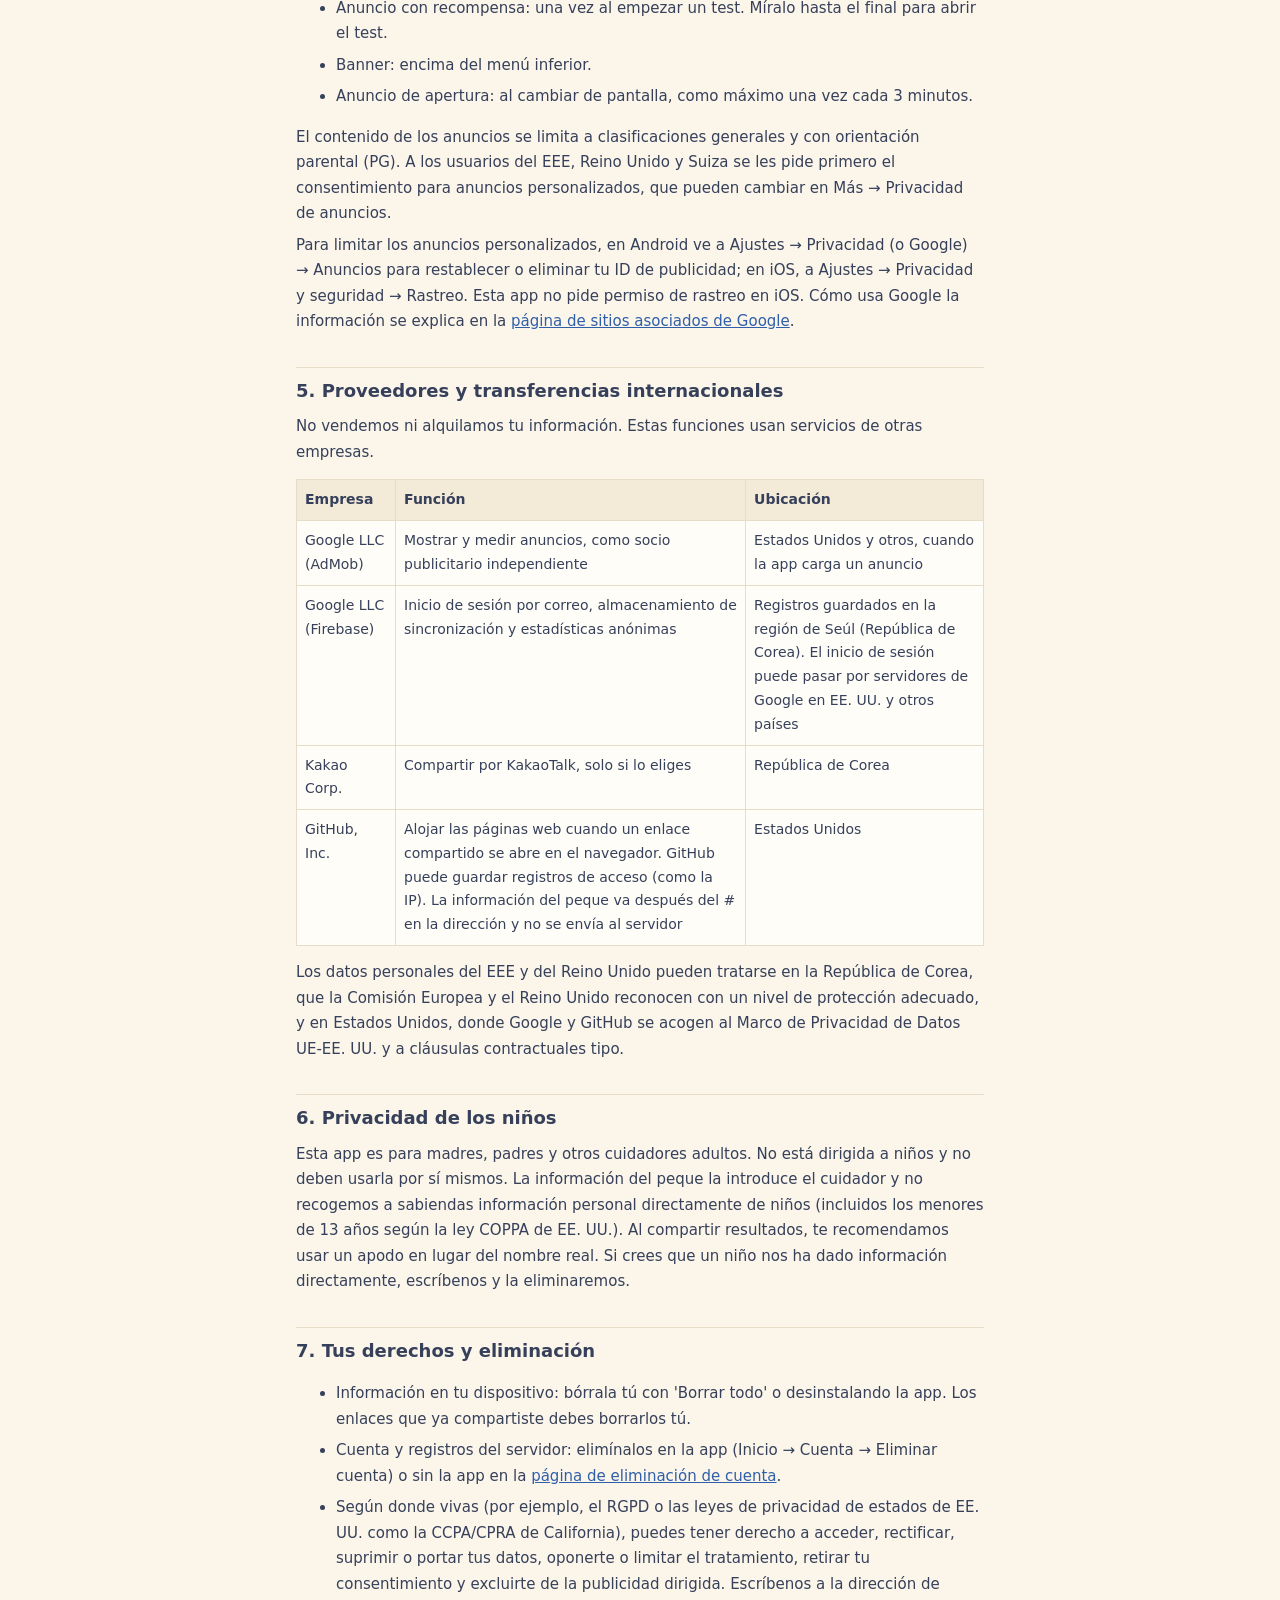
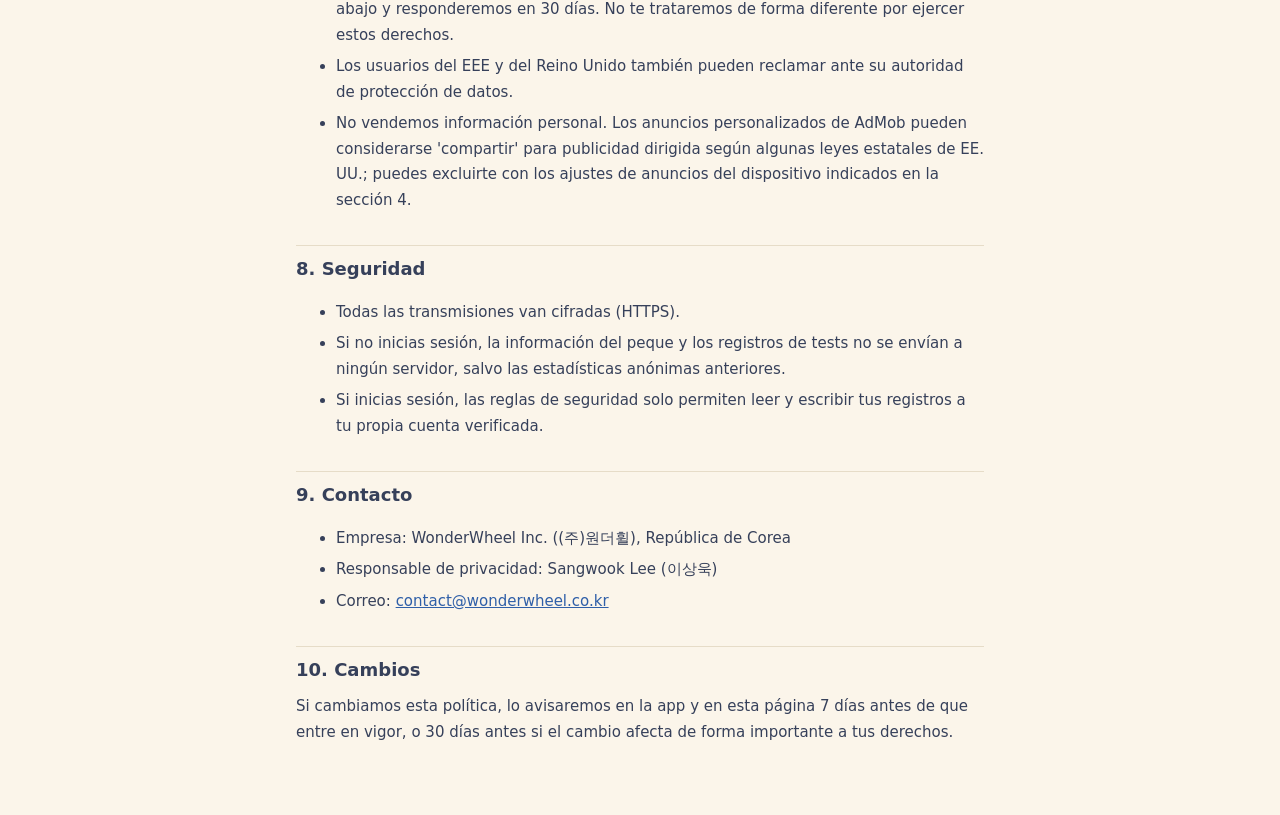
<file: privacy-es.html>
<!doctype html>
<html lang="es">
<head>
<meta charset="utf-8">
<meta name="viewport" content="width=device-width,initial-scale=1">
<title>Política de privacidad · El MBTI de mi peque</title>
<link rel="stylesheet" href="assets/privacy.css">
</head>
<body>
<main>
<nav class="langs"><a href="privacy.html?hl=ko">한국어</a><a href="privacy-en.html">English</a><a href="privacy-ja.html">日本語</a><a href="privacy-zh.html">中文</a><b>Español</b><a href="privacy-vi.html">Tiếng Việt</a></nav>
<h1>Política de privacidad</h1>
<p class="meta">El MBTI de mi peque (test de temperamento infantil) · En vigor desde el 24 de noviembre de 2026. Esta política se aplica a usuarios fuera de la República de Corea; si difiere de la versión en inglés, prevalece la versión en inglés.</p>

<div class="box">
<p><b>Resumen</b></p>
<ul>
<li>Iniciar sesión es opcional. Si no inicias sesión, el nombre de tu hijo o hija, su año y mes de nacimiento (edad), las respuestas y los resultados se guardan solo en tu teléfono (almacenamiento de la app).</li>
<li>Si inicias sesión con tu correo, tu dirección de correo y los registros anteriores se guardan en un servidor (Google Firebase, región de Seúl) para que no los pierdas al cambiar de teléfono. Puedes eliminar la cuenta cuando quieras en la app o en la <a href="delete-account.html">página de eliminación de cuenta</a>.</li>
<li>El test es gratuito y la app muestra anuncios de Google AdMob (con recompensa, banner y de apertura). Para los anuncios se envía a Google información del dispositivo, como el ID de publicidad (sección 4). Lo que compartes llega solo a las personas que eliges, a través de la app que eliges.</li>
<li>Los enlaces de invitación y de resultados para otro cuidador contienen el nombre, la edad y las respuestas del test de tu peque. Envíalos solo a familiares de confianza.</li>
<li>No vendemos tu información personal.</li>
</ul>
</div>

<h2>1. Qué información tratamos y para qué</h2>
<div class="tw"><table>
<tr><th>Función</th><th>Información</th><th>Dónde se guarda</th><th>Finalidad</th></tr>
<tr><td>Perfiles, tests e informes</td><td>Nombre del niño o niña (puede ser un apodo), año y mes de nacimiento (para calcular la edad), sexo (para comparar con su edad), quién responde (mamá, papá, etc.), respuestas, fecha y resultados del test</td><td>En tu dispositivo. No se nos envía, salvo las 'estadísticas de promedio por edad' de abajo</td><td>Calcular y mostrar los resultados de temperamento de cada peque, comparar cuidadores y repeticiones del test</td></tr>
<tr><td>Estadísticas de promedio por edad</td><td>Edad en meses al hacer el test, sexo, papel del cuidador que responde, puntuaciones por medida (4 ejes de temperamento, 12 rasgos detallados, 3 fortalezas). Sin nombre, cuenta, identificador del dispositivo ni respuestas por pregunta</td><td>Google Firebase (Cloud Firestore, región de Seúl), de forma que no se puede saber de quién es el resultado</td><td>Calcular y mostrar promedios de niños de la misma edad y sexo, mejorar el test</td></tr>
<tr><td>Revisión de crecimiento y desarrollo</td><td>Edad en meses en la fecha de la revisión, sexo, papel del cuidador que responde, respuestas de desarrollo (24 preguntas en 6 áreas), si perdió alguna habilidad que ya tenía, talla y peso (solo si se introducen), resultados por área</td><td>En tu dispositivo. No se nos envía, salvo las 'estadísticas de desarrollo por edad' de abajo</td><td>Mostrar resultados según la edad en meses y percentiles de crecimiento por sexo, ver revisiones anteriores</td></tr>
<tr><td>Estadísticas de desarrollo por edad</td><td>Franja y edad en meses, sexo, papel del cuidador, puntuaciones por área, respuestas por pregunta, si perdió alguna habilidad, talla y peso (solo si se introducen). Sin nombre, cuenta ni identificador del dispositivo</td><td>Google Firebase (Cloud Firestore, región de Seúl), de forma que no se puede saber de quién es el resultado</td><td>Calcular y mostrar promedios por franja de edad y sexo, mejorar preguntas y criterios</td></tr>
<tr><td>Inicio de sesión y sincronización (opcional)</td><td>Correo electrónico, contraseña (cifrada y guardada por Firebase; no podemos verla), identificador de cuenta, todos los registros anteriores, hora del último guardado</td><td>Google Firebase (Authentication, Cloud Firestore, región de Seúl). Solo tu propia cuenta puede leerlos y escribirlos</td><td>Verificarte por correo y mantener tus registros entre dispositivos</td></tr>
<tr><td>Anuncios (Google AdMob)</td><td>ID de publicidad (ID de publicidad de Android; en iOS, el IDFA solo si lo permites), dirección IP, información del dispositivo y la app (modelo, sistema, idioma, versión), interacciones con anuncios como impresiones y clics, ubicación aproximada (por IP), estado del consentimiento. Nunca se envían el nombre, las respuestas ni los resultados de tu peque</td><td>Google LLC (AdMob)</td><td>Mostrar y medir anuncios, evitar clics no válidos y, si das tu consentimiento, anuncios personalizados</td></tr>
<tr><td>Compartir tarjetas de resultado y la app</td><td>Tipo de temperamento y su apodo (sin nombre ni respuestas)</td><td>Llega a quien elijas a través de la app que elijas. No se guarda en nuestros servidores</td><td>Compartir resultados con familia y amigos, recomendar la app</td></tr>
<tr><td>Invitar a otro cuidador y enviar resultados</td><td>Enlace de invitación: identificador, nombre y edad del peque, papeles de quien envía y quien recibe, si se hizo el primer test. Enlace de resultados: lo anterior más las respuestas a las 66 preguntas</td><td>Va dentro del enlace, se envía por la app que elijas y se guarda en el dispositivo de quien lo recibe. No se guarda en nuestros servidores</td><td>Que otro cuidador haga el test del mismo peque y comparar los resultados juntos</td></tr>
</table></div>

<h2>2. Base jurídica (EEE, Reino Unido y Suiza)</h2>
<ul>
<li>Ofrecer el test, los informes y la sincronización opcional que solicitas: ejecución de un contrato.</li>
<li>Estadísticas anónimas por edad y seguridad del servicio: nuestro interés legítimo en ofrecer comparaciones útiles y mejorar el test.</li>
<li>Anuncios personalizados: tu consentimiento, que se pide antes de cargar anuncios y puedes cambiar en cualquier momento. Sin consentimiento, Google muestra anuncios no personalizados.</li>
</ul>

<h2>3. Conservación y eliminación</h2>
<ul>
<li>Información en tu dispositivo: se borra al instante con 'Borrar todo' en la app o al desinstalarla.</li>
<li>Cuenta y registros en el servidor (si iniciaste sesión): se conservan hasta que eliminas la cuenta y entonces se borran al instante (la eliminación de las copias de seguridad de Google puede tardar hasta varias decenas de días).</li>
<li>La información relacionada con anuncios la conserva Google según sus políticas.</li>
</ul>

<h2>4. Anuncios</h2>
<p>El test es gratuito y la app se financia con anuncios de Google AdMob.</p>
<ul>
<li>Anuncio con recompensa: una vez al empezar un test. Míralo hasta el final para abrir el test.</li>
<li>Banner: encima del menú inferior.</li>
<li>Anuncio de apertura: al cambiar de pantalla, como máximo una vez cada 3 minutos.</li>
</ul>
<p>El contenido de los anuncios se limita a clasificaciones generales y con orientación parental (PG). A los usuarios del EEE, Reino Unido y Suiza se les pide primero el consentimiento para anuncios personalizados, que pueden cambiar en Más → Privacidad de anuncios.</p>
<p>Para limitar los anuncios personalizados, en Android ve a Ajustes → Privacidad (o Google) → Anuncios para restablecer o eliminar tu ID de publicidad; en iOS, a Ajustes → Privacidad y seguridad → Rastreo. Esta app no pide permiso de rastreo en iOS. Cómo usa Google la información se explica en la <a href="https://policies.google.com/technologies/partner-sites?hl=es">página de sitios asociados de Google</a>.</p>

<h2>5. Proveedores y transferencias internacionales</h2>
<p>No vendemos ni alquilamos tu información. Estas funciones usan servicios de otras empresas.</p>
<div class="tw"><table>
<tr><th>Empresa</th><th>Función</th><th>Ubicación</th></tr>
<tr><td>Google LLC (AdMob)</td><td>Mostrar y medir anuncios, como socio publicitario independiente</td><td>Estados Unidos y otros, cuando la app carga un anuncio</td></tr>
<tr><td>Google LLC (Firebase)</td><td>Inicio de sesión por correo, almacenamiento de sincronización y estadísticas anónimas</td><td>Registros guardados en la región de Seúl (República de Corea). El inicio de sesión puede pasar por servidores de Google en EE. UU. y otros países</td></tr>
<tr><td>Kakao Corp.</td><td>Compartir por KakaoTalk, solo si lo eliges</td><td>República de Corea</td></tr>
<tr><td>GitHub, Inc.</td><td>Alojar las páginas web cuando un enlace compartido se abre en el navegador. GitHub puede guardar registros de acceso (como la IP). La información del peque va después del # en la dirección y no se envía al servidor</td><td>Estados Unidos</td></tr>
</table></div>
<p>Los datos personales del EEE y del Reino Unido pueden tratarse en la República de Corea, que la Comisión Europea y el Reino Unido reconocen con un nivel de protección adecuado, y en Estados Unidos, donde Google y GitHub se acogen al Marco de Privacidad de Datos UE‑EE. UU. y a cláusulas contractuales tipo.</p>

<h2>6. Privacidad de los niños</h2>
<p>Esta app es para madres, padres y otros cuidadores adultos. No está dirigida a niños y no deben usarla por sí mismos. La información del peque la introduce el cuidador y no recogemos a sabiendas información personal directamente de niños (incluidos los menores de 13 años según la ley COPPA de EE. UU.). Al compartir resultados, te recomendamos usar un apodo en lugar del nombre real. Si crees que un niño nos ha dado información directamente, escríbenos y la eliminaremos.</p>

<h2 id="delete">7. Tus derechos y eliminación</h2>
<ul>
<li>Información en tu dispositivo: bórrala tú con 'Borrar todo' o desinstalando la app. Los enlaces que ya compartiste debes borrarlos tú.</li>
<li>Cuenta y registros del servidor: elimínalos en la app (Inicio → Cuenta → Eliminar cuenta) o sin la app en la <a href="delete-account.html">página de eliminación de cuenta</a>.</li>
<li>Según donde vivas (por ejemplo, el RGPD o las leyes de privacidad de estados de EE. UU. como la CCPA/CPRA de California), puedes tener derecho a acceder, rectificar, suprimir o portar tus datos, oponerte o limitar el tratamiento, retirar tu consentimiento y excluirte de la publicidad dirigida. Escríbenos a la dirección de abajo y responderemos en 30 días. No te trataremos de forma diferente por ejercer estos derechos.</li>
<li>Los usuarios del EEE y del Reino Unido también pueden reclamar ante su autoridad de protección de datos.</li>
<li>No vendemos información personal. Los anuncios personalizados de AdMob pueden considerarse 'compartir' para publicidad dirigida según algunas leyes estatales de EE. UU.; puedes excluirte con los ajustes de anuncios del dispositivo indicados en la sección 4.</li>
</ul>

<h2>8. Seguridad</h2>
<ul>
<li>Todas las transmisiones van cifradas (HTTPS).</li>
<li>Si no inicias sesión, la información del peque y los registros de tests no se envían a ningún servidor, salvo las estadísticas anónimas anteriores.</li>
<li>Si inicias sesión, las reglas de seguridad solo permiten leer y escribir tus registros a tu propia cuenta verificada.</li>
</ul>

<h2>9. Contacto</h2>
<ul>
<li>Empresa: WonderWheel Inc. ((주)원더휠), República de Corea</li>
<li>Responsable de privacidad: Sangwook Lee (이상욱)</li>
<li>Correo: <a href="mailto:contact@wonderwheel.co.kr">contact@wonderwheel.co.kr</a></li>
</ul>

<h2>10. Cambios</h2>
<p>Si cambiamos esta política, lo avisaremos en la app y en esta página 7 días antes de que entre en vigor, o 30 días antes si el cambio afecta de forma importante a tus derechos.</p>
</main>
</body>
</html>
</file>
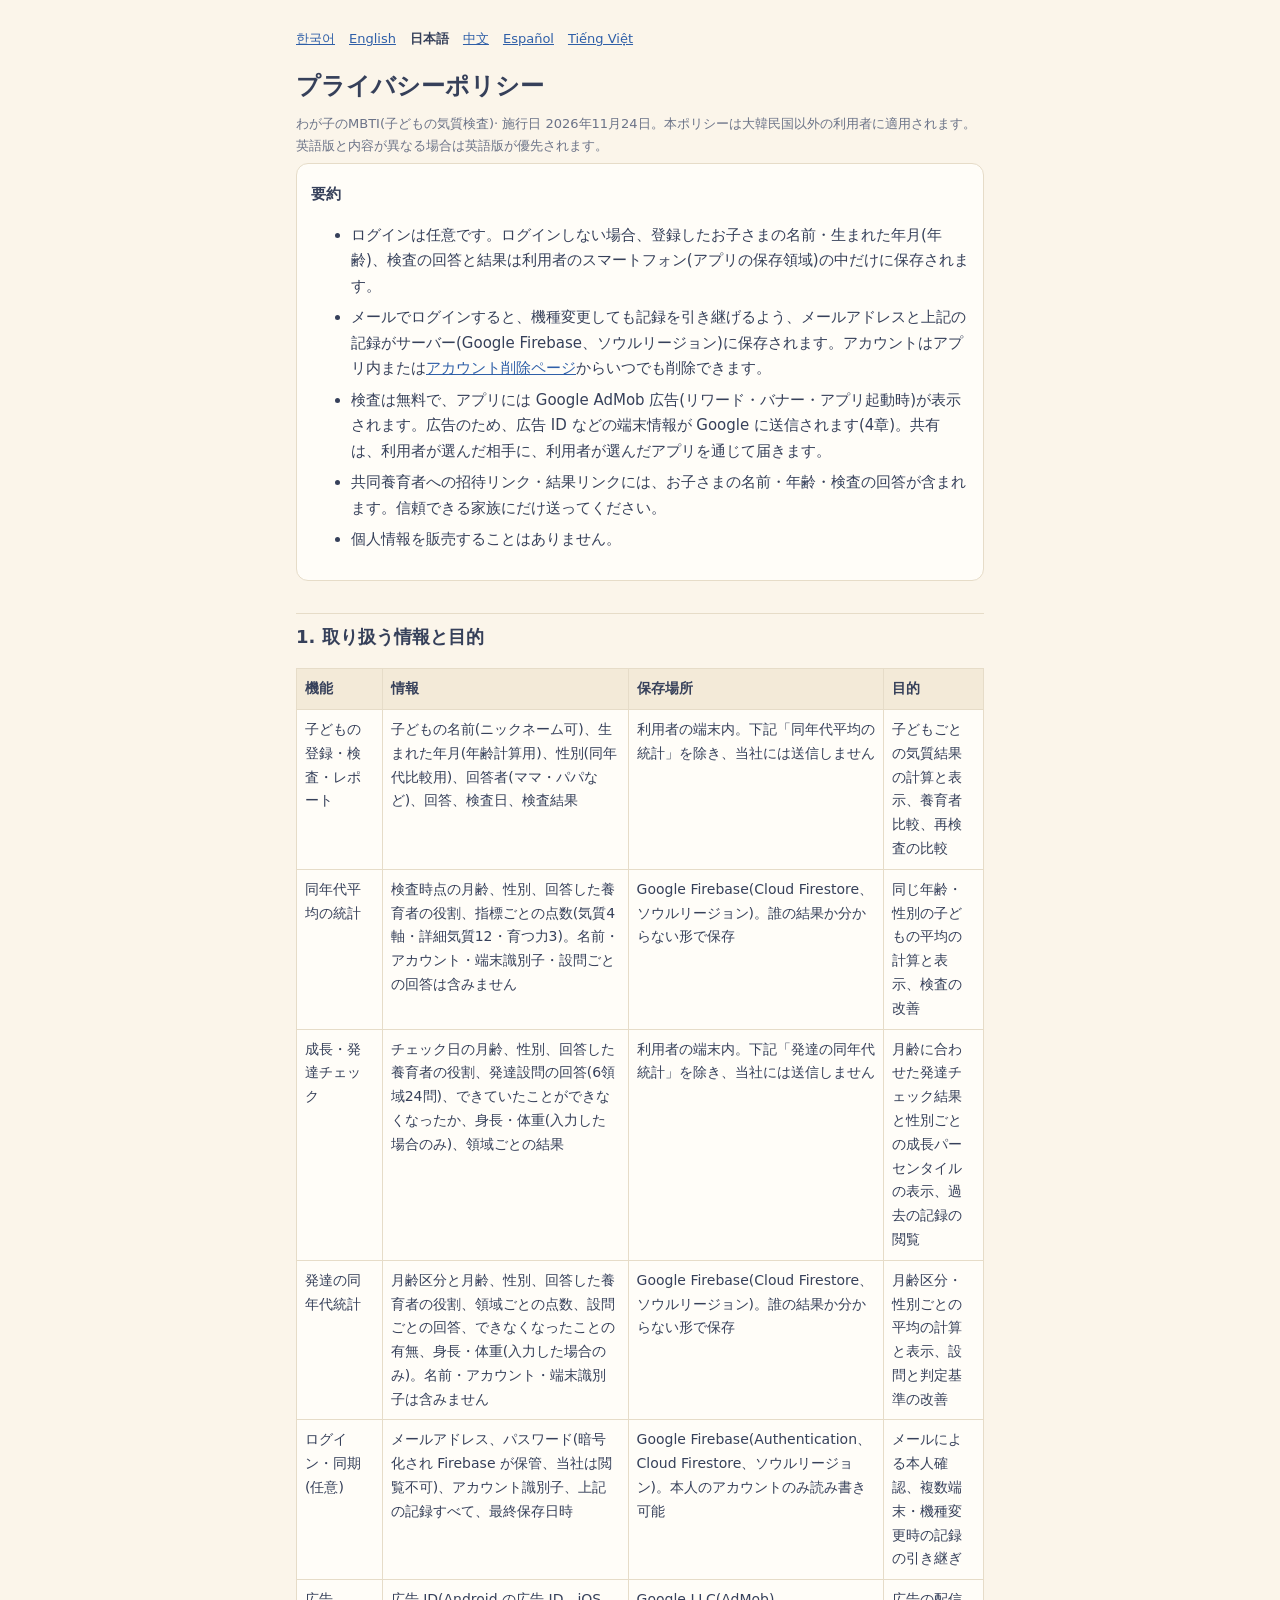
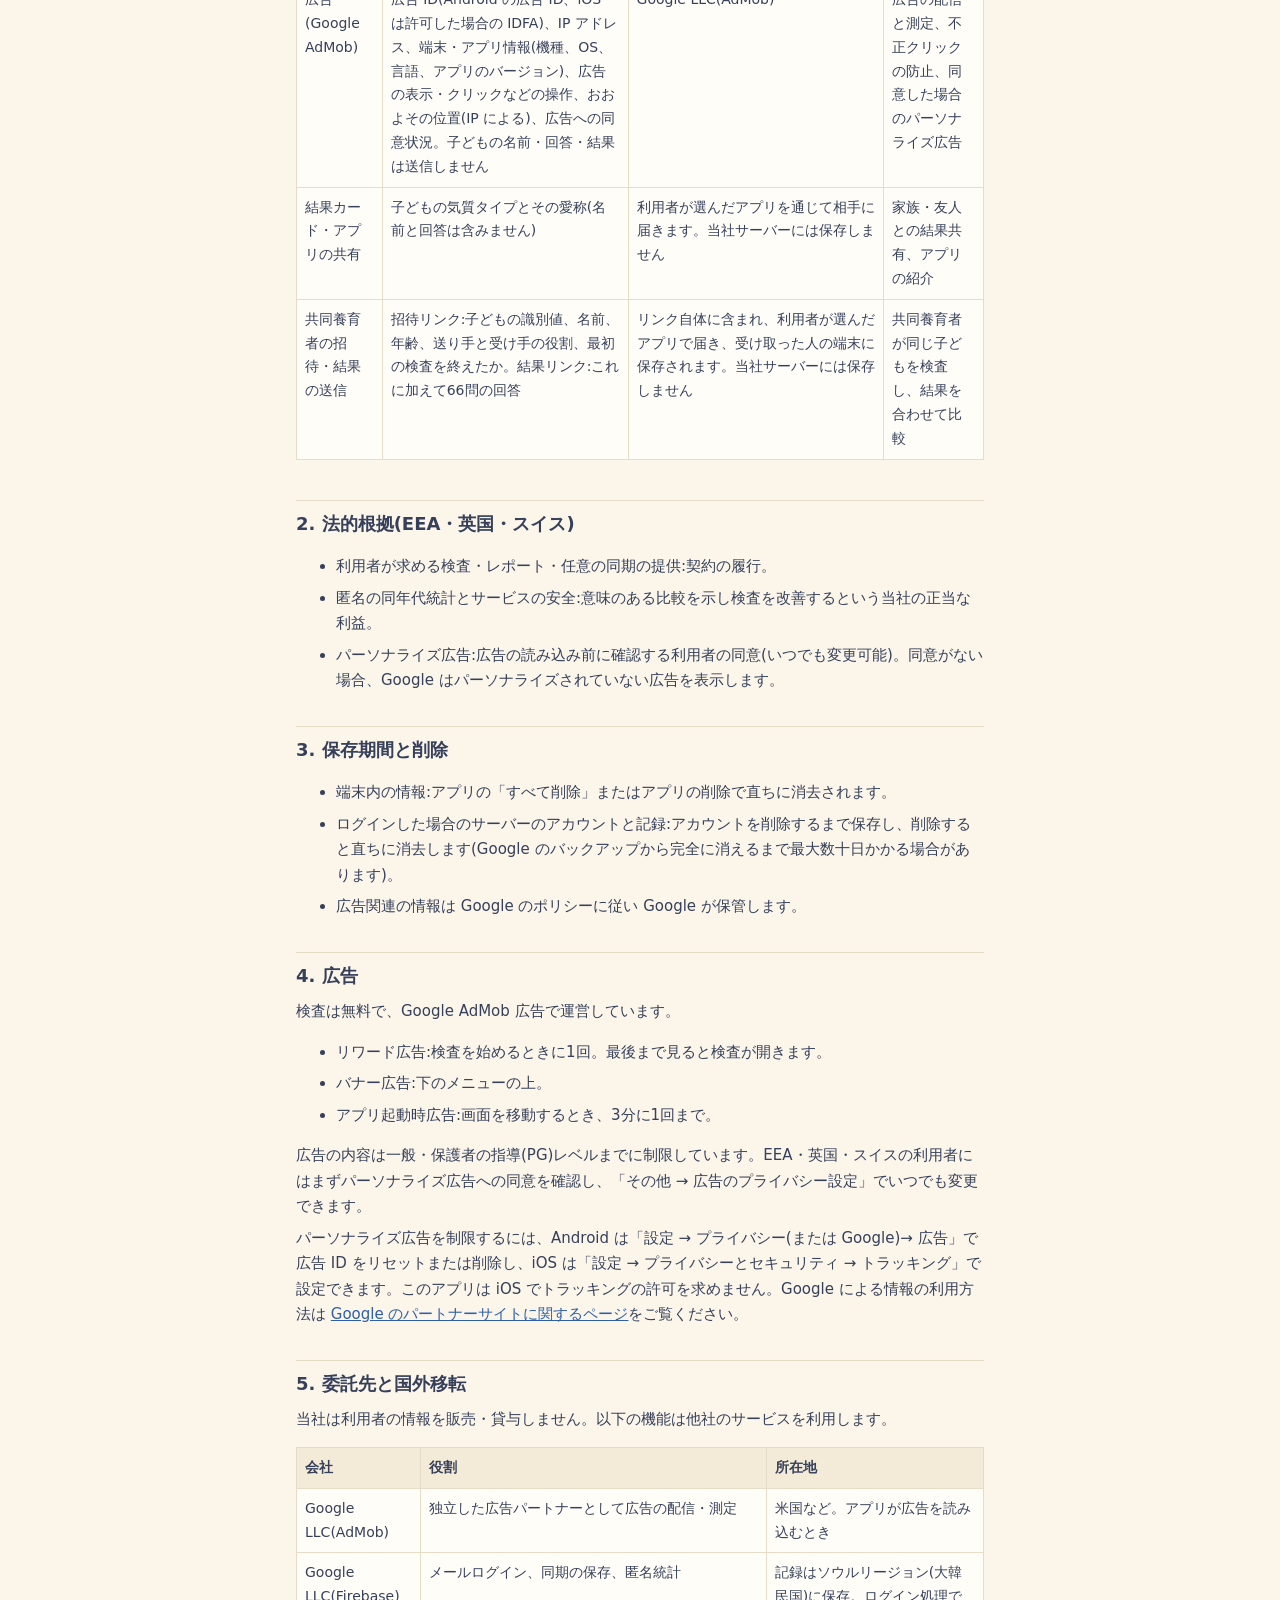
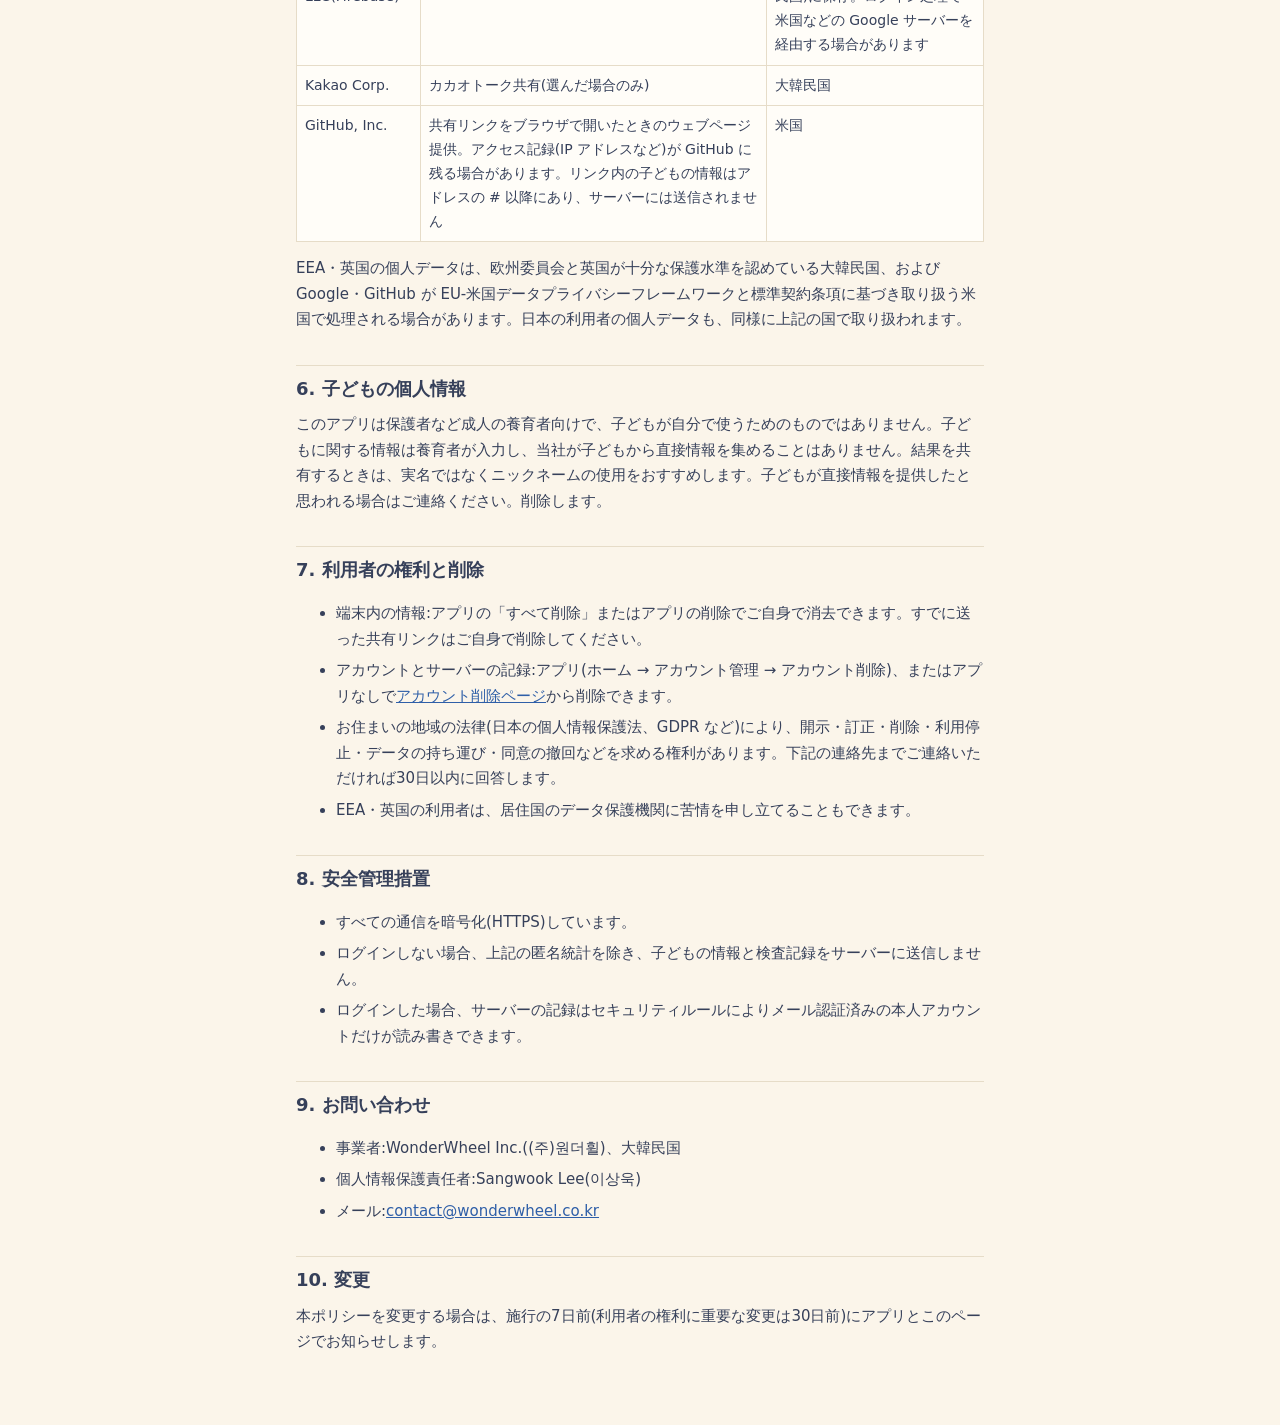
<file: privacy-ja.html>
<!doctype html>
<html lang="ja">
<head>
<meta charset="utf-8">
<meta name="viewport" content="width=device-width,initial-scale=1">
<title>プライバシーポリシー · わが子のMBTI</title>
<link rel="stylesheet" href="assets/privacy.css">
</head>
<body>
<main>
<nav class="langs"><a href="privacy.html?hl=ko">한국어</a><a href="privacy-en.html">English</a><b>日本語</b><a href="privacy-zh.html">中文</a><a href="privacy-es.html">Español</a><a href="privacy-vi.html">Tiếng Việt</a></nav>
<h1>プライバシーポリシー</h1>
<p class="meta">わが子のMBTI(子どもの気質検査)· 施行日 2026年11月24日。本ポリシーは大韓民国以外の利用者に適用されます。英語版と内容が異なる場合は英語版が優先されます。</p>

<div class="box">
<p><b>要約</b></p>
<ul>
<li>ログインは任意です。ログインしない場合、登録したお子さまの名前・生まれた年月(年齢)、検査の回答と結果は利用者のスマートフォン(アプリの保存領域)の中だけに保存されます。</li>
<li>メールでログインすると、機種変更しても記録を引き継げるよう、メールアドレスと上記の記録がサーバー(Google Firebase、ソウルリージョン)に保存されます。アカウントはアプリ内または<a href="delete-account.html">アカウント削除ページ</a>からいつでも削除できます。</li>
<li>検査は無料で、アプリには Google AdMob 広告(リワード・バナー・アプリ起動時)が表示されます。広告のため、広告 ID などの端末情報が Google に送信されます(4章)。共有は、利用者が選んだ相手に、利用者が選んだアプリを通じて届きます。</li>
<li>共同養育者への招待リンク・結果リンクには、お子さまの名前・年齢・検査の回答が含まれます。信頼できる家族にだけ送ってください。</li>
<li>個人情報を販売することはありません。</li>
</ul>
</div>

<h2>1. 取り扱う情報と目的</h2>
<div class="tw"><table>
<tr><th>機能</th><th>情報</th><th>保存場所</th><th>目的</th></tr>
<tr><td>子どもの登録・検査・レポート</td><td>子どもの名前(ニックネーム可)、生まれた年月(年齢計算用)、性別(同年代比較用)、回答者(ママ・パパなど)、回答、検査日、検査結果</td><td>利用者の端末内。下記「同年代平均の統計」を除き、当社には送信しません</td><td>子どもごとの気質結果の計算と表示、養育者比較、再検査の比較</td></tr>
<tr><td>同年代平均の統計</td><td>検査時点の月齢、性別、回答した養育者の役割、指標ごとの点数(気質4軸・詳細気質12・育つ力3)。名前・アカウント・端末識別子・設問ごとの回答は含みません</td><td>Google Firebase(Cloud Firestore、ソウルリージョン)。誰の結果か分からない形で保存</td><td>同じ年齢・性別の子どもの平均の計算と表示、検査の改善</td></tr>
<tr><td>成長・発達チェック</td><td>チェック日の月齢、性別、回答した養育者の役割、発達設問の回答(6領域24問)、できていたことができなくなったか、身長・体重(入力した場合のみ)、領域ごとの結果</td><td>利用者の端末内。下記「発達の同年代統計」を除き、当社には送信しません</td><td>月齢に合わせた発達チェック結果と性別ごとの成長パーセンタイルの表示、過去の記録の閲覧</td></tr>
<tr><td>発達の同年代統計</td><td>月齢区分と月齢、性別、回答した養育者の役割、領域ごとの点数、設問ごとの回答、できなくなったことの有無、身長・体重(入力した場合のみ)。名前・アカウント・端末識別子は含みません</td><td>Google Firebase(Cloud Firestore、ソウルリージョン)。誰の結果か分からない形で保存</td><td>月齢区分・性別ごとの平均の計算と表示、設問と判定基準の改善</td></tr>
<tr><td>ログイン・同期(任意)</td><td>メールアドレス、パスワード(暗号化され Firebase が保管、当社は閲覧不可)、アカウント識別子、上記の記録すべて、最終保存日時</td><td>Google Firebase(Authentication、Cloud Firestore、ソウルリージョン)。本人のアカウントのみ読み書き可能</td><td>メールによる本人確認、複数端末・機種変更時の記録の引き継ぎ</td></tr>
<tr><td>広告(Google AdMob)</td><td>広告 ID(Android の広告 ID、iOS は許可した場合の IDFA)、IP アドレス、端末・アプリ情報(機種、OS、言語、アプリのバージョン)、広告の表示・クリックなどの操作、おおよその位置(IP による)、広告への同意状況。子どもの名前・回答・結果は送信しません</td><td>Google LLC(AdMob)</td><td>広告の配信と測定、不正クリックの防止、同意した場合のパーソナライズ広告</td></tr>
<tr><td>結果カード・アプリの共有</td><td>子どもの気質タイプとその愛称(名前と回答は含みません)</td><td>利用者が選んだアプリを通じて相手に届きます。当社サーバーには保存しません</td><td>家族・友人との結果共有、アプリの紹介</td></tr>
<tr><td>共同養育者の招待・結果の送信</td><td>招待リンク:子どもの識別値、名前、年齢、送り手と受け手の役割、最初の検査を終えたか。結果リンク:これに加えて66問の回答</td><td>リンク自体に含まれ、利用者が選んだアプリで届き、受け取った人の端末に保存されます。当社サーバーには保存しません</td><td>共同養育者が同じ子どもを検査し、結果を合わせて比較</td></tr>
</table></div>

<h2>2. 法的根拠(EEA・英国・スイス)</h2>
<ul>
<li>利用者が求める検査・レポート・任意の同期の提供:契約の履行。</li>
<li>匿名の同年代統計とサービスの安全:意味のある比較を示し検査を改善するという当社の正当な利益。</li>
<li>パーソナライズ広告:広告の読み込み前に確認する利用者の同意(いつでも変更可能)。同意がない場合、Google はパーソナライズされていない広告を表示します。</li>
</ul>

<h2>3. 保存期間と削除</h2>
<ul>
<li>端末内の情報:アプリの「すべて削除」またはアプリの削除で直ちに消去されます。</li>
<li>ログインした場合のサーバーのアカウントと記録:アカウントを削除するまで保存し、削除すると直ちに消去します(Google のバックアップから完全に消えるまで最大数十日かかる場合があります)。</li>
<li>広告関連の情報は Google のポリシーに従い Google が保管します。</li>
</ul>

<h2>4. 広告</h2>
<p>検査は無料で、Google AdMob 広告で運営しています。</p>
<ul>
<li>リワード広告:検査を始めるときに1回。最後まで見ると検査が開きます。</li>
<li>バナー広告:下のメニューの上。</li>
<li>アプリ起動時広告:画面を移動するとき、3分に1回まで。</li>
</ul>
<p>広告の内容は一般・保護者の指導(PG)レベルまでに制限しています。EEA・英国・スイスの利用者にはまずパーソナライズ広告への同意を確認し、「その他 → 広告のプライバシー設定」でいつでも変更できます。</p>
<p>パーソナライズ広告を制限するには、Android は「設定 → プライバシー(または Google)→ 広告」で広告 ID をリセットまたは削除し、iOS は「設定 → プライバシーとセキュリティ → トラッキング」で設定できます。このアプリは iOS でトラッキングの許可を求めません。Google による情報の利用方法は <a href="https://policies.google.com/technologies/partner-sites?hl=ja">Google のパートナーサイトに関するページ</a>をご覧ください。</p>

<h2>5. 委託先と国外移転</h2>
<p>当社は利用者の情報を販売・貸与しません。以下の機能は他社のサービスを利用します。</p>
<div class="tw"><table>
<tr><th>会社</th><th>役割</th><th>所在地</th></tr>
<tr><td>Google LLC(AdMob)</td><td>独立した広告パートナーとして広告の配信・測定</td><td>米国など。アプリが広告を読み込むとき</td></tr>
<tr><td>Google LLC(Firebase)</td><td>メールログイン、同期の保存、匿名統計</td><td>記録はソウルリージョン(大韓民国)に保存。ログイン処理で米国などの Google サーバーを経由する場合があります</td></tr>
<tr><td>Kakao Corp.</td><td>カカオトーク共有(選んだ場合のみ)</td><td>大韓民国</td></tr>
<tr><td>GitHub, Inc.</td><td>共有リンクをブラウザで開いたときのウェブページ提供。アクセス記録(IP アドレスなど)が GitHub に残る場合があります。リンク内の子どもの情報はアドレスの # 以降にあり、サーバーには送信されません</td><td>米国</td></tr>
</table></div>
<p>EEA・英国の個人データは、欧州委員会と英国が十分な保護水準を認めている大韓民国、および Google・GitHub が EU‐米国データプライバシーフレームワークと標準契約条項に基づき取り扱う米国で処理される場合があります。日本の利用者の個人データも、同様に上記の国で取り扱われます。</p>

<h2>6. 子どもの個人情報</h2>
<p>このアプリは保護者など成人の養育者向けで、子どもが自分で使うためのものではありません。子どもに関する情報は養育者が入力し、当社が子どもから直接情報を集めることはありません。結果を共有するときは、実名ではなくニックネームの使用をおすすめします。子どもが直接情報を提供したと思われる場合はご連絡ください。削除します。</p>

<h2 id="delete">7. 利用者の権利と削除</h2>
<ul>
<li>端末内の情報:アプリの「すべて削除」またはアプリの削除でご自身で消去できます。すでに送った共有リンクはご自身で削除してください。</li>
<li>アカウントとサーバーの記録:アプリ(ホーム → アカウント管理 → アカウント削除)、またはアプリなしで<a href="delete-account.html">アカウント削除ページ</a>から削除できます。</li>
<li>お住まいの地域の法律(日本の個人情報保護法、GDPR など)により、開示・訂正・削除・利用停止・データの持ち運び・同意の撤回などを求める権利があります。下記の連絡先までご連絡いただければ30日以内に回答します。</li>
<li>EEA・英国の利用者は、居住国のデータ保護機関に苦情を申し立てることもできます。</li>
</ul>

<h2>8. 安全管理措置</h2>
<ul>
<li>すべての通信を暗号化(HTTPS)しています。</li>
<li>ログインしない場合、上記の匿名統計を除き、子どもの情報と検査記録をサーバーに送信しません。</li>
<li>ログインした場合、サーバーの記録はセキュリティルールによりメール認証済みの本人アカウントだけが読み書きできます。</li>
</ul>

<h2>9. お問い合わせ</h2>
<ul>
<li>事業者:WonderWheel Inc.((주)원더휠)、大韓民国</li>
<li>個人情報保護責任者:Sangwook Lee(이상욱)</li>
<li>メール:<a href="mailto:contact@wonderwheel.co.kr">contact@wonderwheel.co.kr</a></li>
</ul>

<h2>10. 変更</h2>
<p>本ポリシーを変更する場合は、施行の7日前(利用者の権利に重要な変更は30日前)にアプリとこのページでお知らせします。</p>
</main>
</body>
</html>
</file>
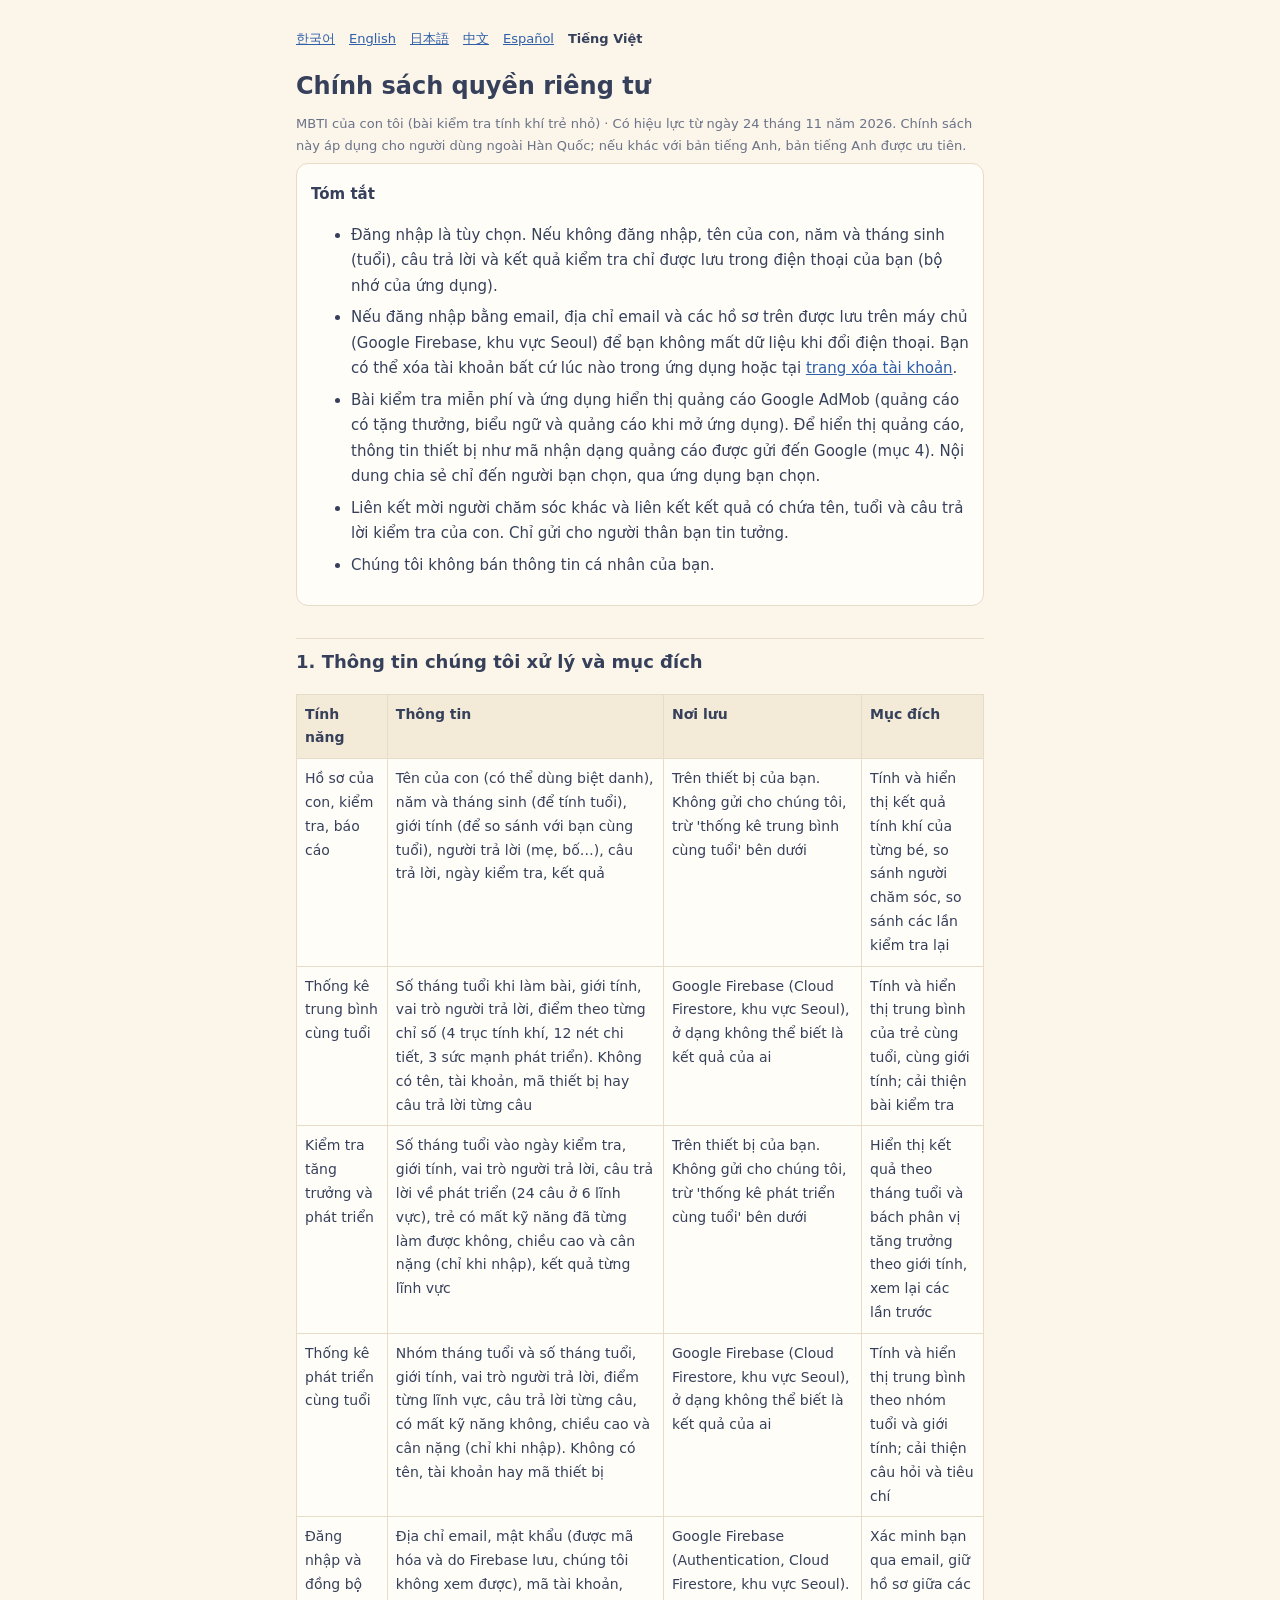
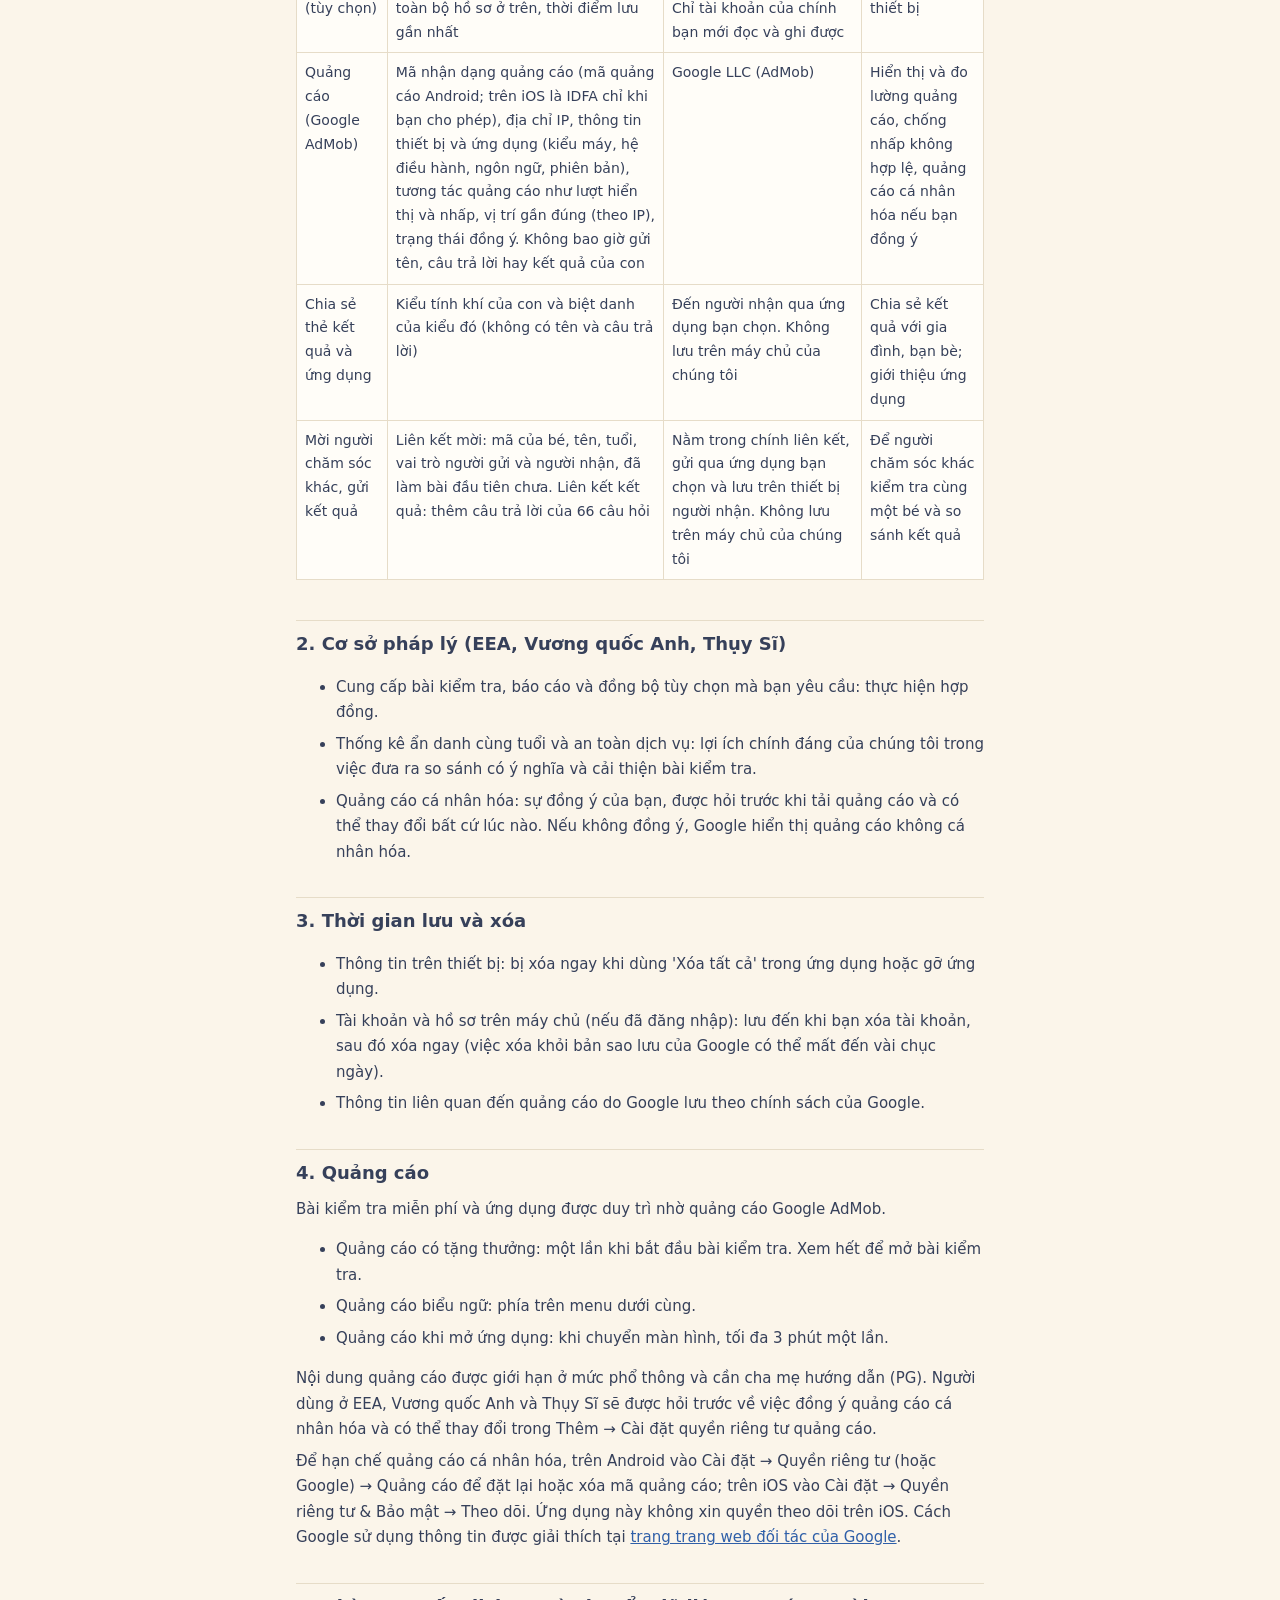
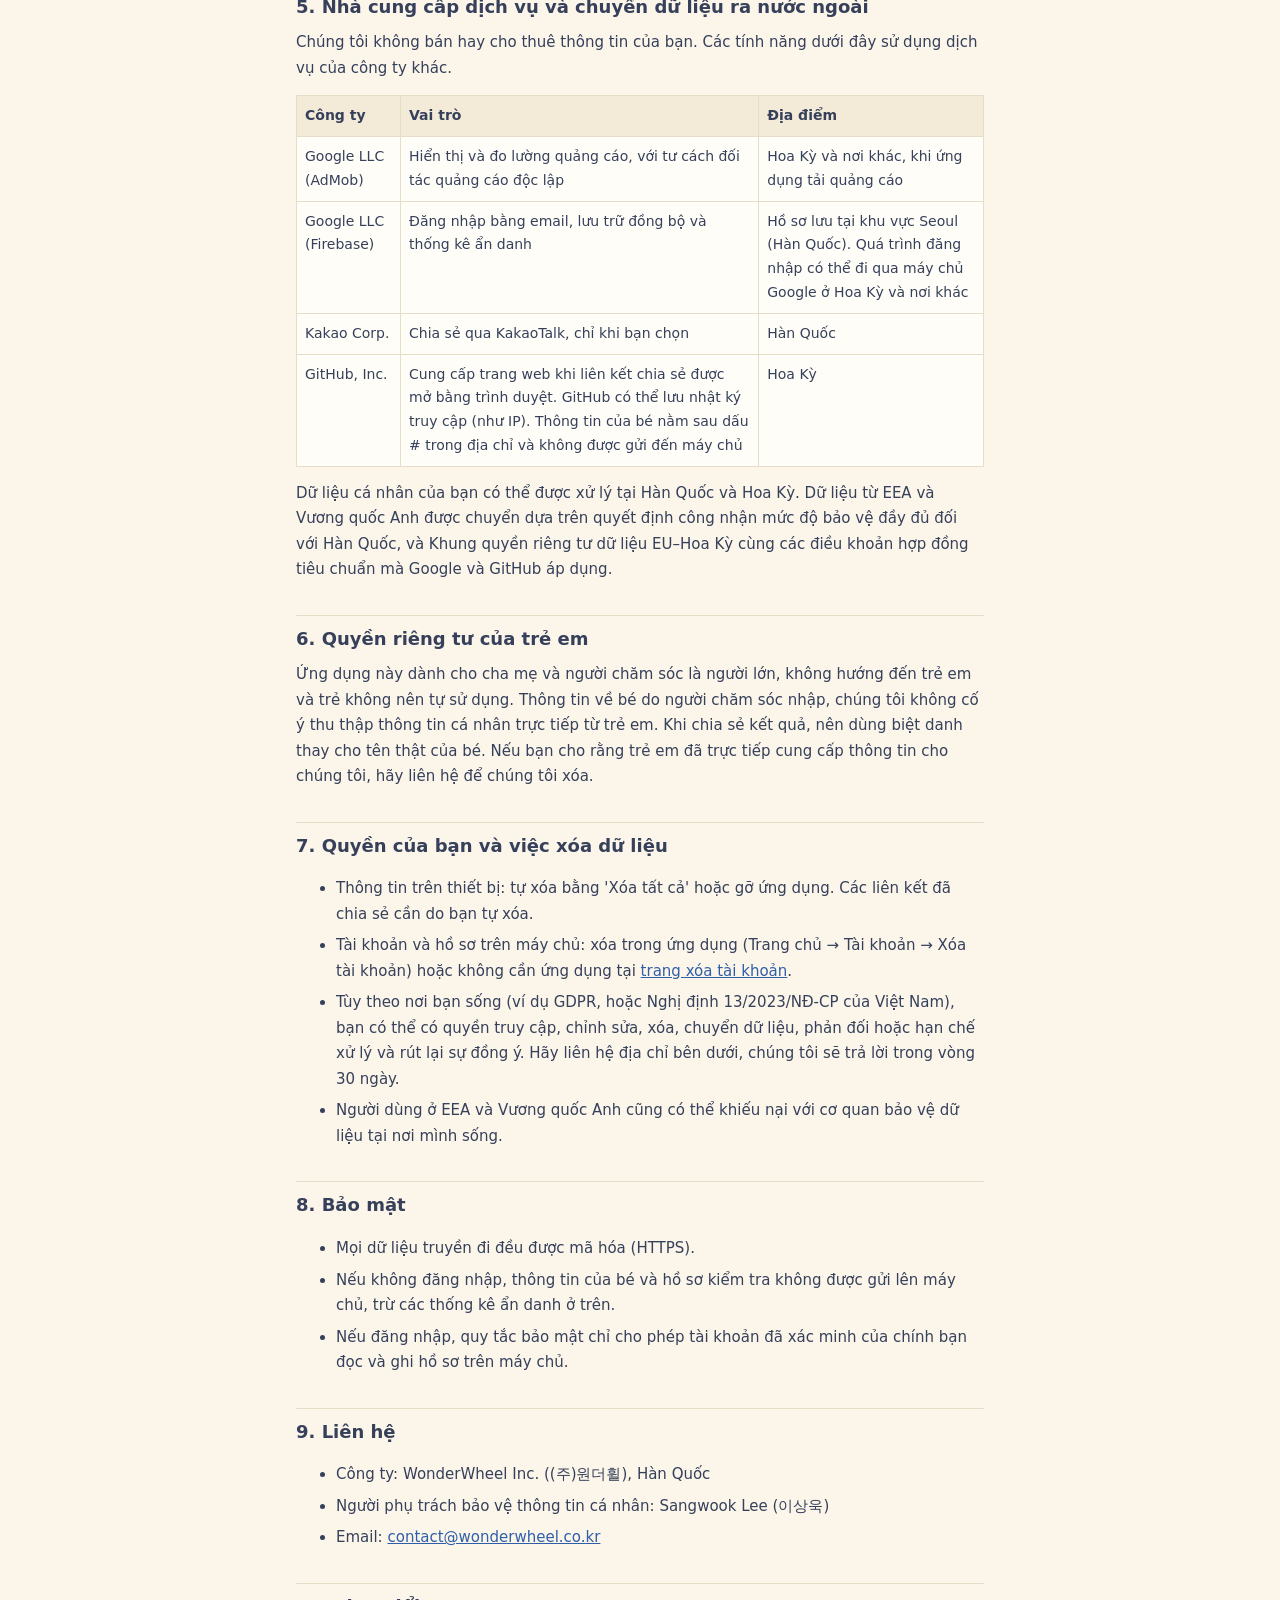
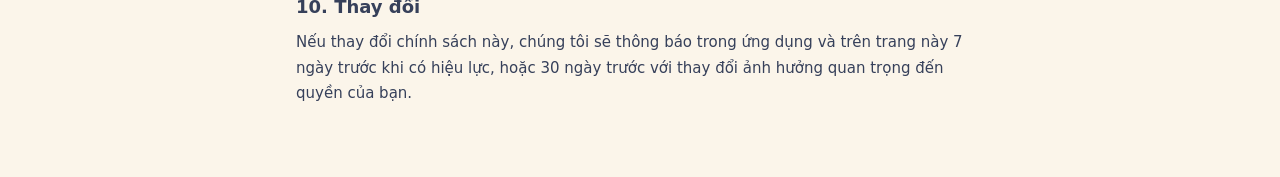
<file: privacy-vi.html>
<!doctype html>
<html lang="vi">
<head>
<meta charset="utf-8">
<meta name="viewport" content="width=device-width,initial-scale=1">
<title>Chính sách quyền riêng tư · MBTI của con tôi</title>
<link rel="stylesheet" href="assets/privacy.css">
</head>
<body>
<main>
<nav class="langs"><a href="privacy.html?hl=ko">한국어</a><a href="privacy-en.html">English</a><a href="privacy-ja.html">日本語</a><a href="privacy-zh.html">中文</a><a href="privacy-es.html">Español</a><b>Tiếng Việt</b></nav>
<h1>Chính sách quyền riêng tư</h1>
<p class="meta">MBTI của con tôi (bài kiểm tra tính khí trẻ nhỏ) · Có hiệu lực từ ngày 24 tháng 11 năm 2026. Chính sách này áp dụng cho người dùng ngoài Hàn Quốc; nếu khác với bản tiếng Anh, bản tiếng Anh được ưu tiên.</p>

<div class="box">
<p><b>Tóm tắt</b></p>
<ul>
<li>Đăng nhập là tùy chọn. Nếu không đăng nhập, tên của con, năm và tháng sinh (tuổi), câu trả lời và kết quả kiểm tra chỉ được lưu trong điện thoại của bạn (bộ nhớ của ứng dụng).</li>
<li>Nếu đăng nhập bằng email, địa chỉ email và các hồ sơ trên được lưu trên máy chủ (Google Firebase, khu vực Seoul) để bạn không mất dữ liệu khi đổi điện thoại. Bạn có thể xóa tài khoản bất cứ lúc nào trong ứng dụng hoặc tại <a href="delete-account.html">trang xóa tài khoản</a>.</li>
<li>Bài kiểm tra miễn phí và ứng dụng hiển thị quảng cáo Google AdMob (quảng cáo có tặng thưởng, biểu ngữ và quảng cáo khi mở ứng dụng). Để hiển thị quảng cáo, thông tin thiết bị như mã nhận dạng quảng cáo được gửi đến Google (mục 4). Nội dung chia sẻ chỉ đến người bạn chọn, qua ứng dụng bạn chọn.</li>
<li>Liên kết mời người chăm sóc khác và liên kết kết quả có chứa tên, tuổi và câu trả lời kiểm tra của con. Chỉ gửi cho người thân bạn tin tưởng.</li>
<li>Chúng tôi không bán thông tin cá nhân của bạn.</li>
</ul>
</div>

<h2>1. Thông tin chúng tôi xử lý và mục đích</h2>
<div class="tw"><table>
<tr><th>Tính năng</th><th>Thông tin</th><th>Nơi lưu</th><th>Mục đích</th></tr>
<tr><td>Hồ sơ của con, kiểm tra, báo cáo</td><td>Tên của con (có thể dùng biệt danh), năm và tháng sinh (để tính tuổi), giới tính (để so sánh với bạn cùng tuổi), người trả lời (mẹ, bố…), câu trả lời, ngày kiểm tra, kết quả</td><td>Trên thiết bị của bạn. Không gửi cho chúng tôi, trừ 'thống kê trung bình cùng tuổi' bên dưới</td><td>Tính và hiển thị kết quả tính khí của từng bé, so sánh người chăm sóc, so sánh các lần kiểm tra lại</td></tr>
<tr><td>Thống kê trung bình cùng tuổi</td><td>Số tháng tuổi khi làm bài, giới tính, vai trò người trả lời, điểm theo từng chỉ số (4 trục tính khí, 12 nét chi tiết, 3 sức mạnh phát triển). Không có tên, tài khoản, mã thiết bị hay câu trả lời từng câu</td><td>Google Firebase (Cloud Firestore, khu vực Seoul), ở dạng không thể biết là kết quả của ai</td><td>Tính và hiển thị trung bình của trẻ cùng tuổi, cùng giới tính; cải thiện bài kiểm tra</td></tr>
<tr><td>Kiểm tra tăng trưởng và phát triển</td><td>Số tháng tuổi vào ngày kiểm tra, giới tính, vai trò người trả lời, câu trả lời về phát triển (24 câu ở 6 lĩnh vực), trẻ có mất kỹ năng đã từng làm được không, chiều cao và cân nặng (chỉ khi nhập), kết quả từng lĩnh vực</td><td>Trên thiết bị của bạn. Không gửi cho chúng tôi, trừ 'thống kê phát triển cùng tuổi' bên dưới</td><td>Hiển thị kết quả theo tháng tuổi và bách phân vị tăng trưởng theo giới tính, xem lại các lần trước</td></tr>
<tr><td>Thống kê phát triển cùng tuổi</td><td>Nhóm tháng tuổi và số tháng tuổi, giới tính, vai trò người trả lời, điểm từng lĩnh vực, câu trả lời từng câu, có mất kỹ năng không, chiều cao và cân nặng (chỉ khi nhập). Không có tên, tài khoản hay mã thiết bị</td><td>Google Firebase (Cloud Firestore, khu vực Seoul), ở dạng không thể biết là kết quả của ai</td><td>Tính và hiển thị trung bình theo nhóm tuổi và giới tính; cải thiện câu hỏi và tiêu chí</td></tr>
<tr><td>Đăng nhập và đồng bộ (tùy chọn)</td><td>Địa chỉ email, mật khẩu (được mã hóa và do Firebase lưu, chúng tôi không xem được), mã tài khoản, toàn bộ hồ sơ ở trên, thời điểm lưu gần nhất</td><td>Google Firebase (Authentication, Cloud Firestore, khu vực Seoul). Chỉ tài khoản của chính bạn mới đọc và ghi được</td><td>Xác minh bạn qua email, giữ hồ sơ giữa các thiết bị</td></tr>
<tr><td>Quảng cáo (Google AdMob)</td><td>Mã nhận dạng quảng cáo (mã quảng cáo Android; trên iOS là IDFA chỉ khi bạn cho phép), địa chỉ IP, thông tin thiết bị và ứng dụng (kiểu máy, hệ điều hành, ngôn ngữ, phiên bản), tương tác quảng cáo như lượt hiển thị và nhấp, vị trí gần đúng (theo IP), trạng thái đồng ý. Không bao giờ gửi tên, câu trả lời hay kết quả của con</td><td>Google LLC (AdMob)</td><td>Hiển thị và đo lường quảng cáo, chống nhấp không hợp lệ, quảng cáo cá nhân hóa nếu bạn đồng ý</td></tr>
<tr><td>Chia sẻ thẻ kết quả và ứng dụng</td><td>Kiểu tính khí của con và biệt danh của kiểu đó (không có tên và câu trả lời)</td><td>Đến người nhận qua ứng dụng bạn chọn. Không lưu trên máy chủ của chúng tôi</td><td>Chia sẻ kết quả với gia đình, bạn bè; giới thiệu ứng dụng</td></tr>
<tr><td>Mời người chăm sóc khác, gửi kết quả</td><td>Liên kết mời: mã của bé, tên, tuổi, vai trò người gửi và người nhận, đã làm bài đầu tiên chưa. Liên kết kết quả: thêm câu trả lời của 66 câu hỏi</td><td>Nằm trong chính liên kết, gửi qua ứng dụng bạn chọn và lưu trên thiết bị người nhận. Không lưu trên máy chủ của chúng tôi</td><td>Để người chăm sóc khác kiểm tra cùng một bé và so sánh kết quả</td></tr>
</table></div>

<h2>2. Cơ sở pháp lý (EEA, Vương quốc Anh, Thụy Sĩ)</h2>
<ul>
<li>Cung cấp bài kiểm tra, báo cáo và đồng bộ tùy chọn mà bạn yêu cầu: thực hiện hợp đồng.</li>
<li>Thống kê ẩn danh cùng tuổi và an toàn dịch vụ: lợi ích chính đáng của chúng tôi trong việc đưa ra so sánh có ý nghĩa và cải thiện bài kiểm tra.</li>
<li>Quảng cáo cá nhân hóa: sự đồng ý của bạn, được hỏi trước khi tải quảng cáo và có thể thay đổi bất cứ lúc nào. Nếu không đồng ý, Google hiển thị quảng cáo không cá nhân hóa.</li>
</ul>

<h2>3. Thời gian lưu và xóa</h2>
<ul>
<li>Thông tin trên thiết bị: bị xóa ngay khi dùng 'Xóa tất cả' trong ứng dụng hoặc gỡ ứng dụng.</li>
<li>Tài khoản và hồ sơ trên máy chủ (nếu đã đăng nhập): lưu đến khi bạn xóa tài khoản, sau đó xóa ngay (việc xóa khỏi bản sao lưu của Google có thể mất đến vài chục ngày).</li>
<li>Thông tin liên quan đến quảng cáo do Google lưu theo chính sách của Google.</li>
</ul>

<h2>4. Quảng cáo</h2>
<p>Bài kiểm tra miễn phí và ứng dụng được duy trì nhờ quảng cáo Google AdMob.</p>
<ul>
<li>Quảng cáo có tặng thưởng: một lần khi bắt đầu bài kiểm tra. Xem hết để mở bài kiểm tra.</li>
<li>Quảng cáo biểu ngữ: phía trên menu dưới cùng.</li>
<li>Quảng cáo khi mở ứng dụng: khi chuyển màn hình, tối đa 3 phút một lần.</li>
</ul>
<p>Nội dung quảng cáo được giới hạn ở mức phổ thông và cần cha mẹ hướng dẫn (PG). Người dùng ở EEA, Vương quốc Anh và Thụy Sĩ sẽ được hỏi trước về việc đồng ý quảng cáo cá nhân hóa và có thể thay đổi trong Thêm → Cài đặt quyền riêng tư quảng cáo.</p>
<p>Để hạn chế quảng cáo cá nhân hóa, trên Android vào Cài đặt → Quyền riêng tư (hoặc Google) → Quảng cáo để đặt lại hoặc xóa mã quảng cáo; trên iOS vào Cài đặt → Quyền riêng tư &amp; Bảo mật → Theo dõi. Ứng dụng này không xin quyền theo dõi trên iOS. Cách Google sử dụng thông tin được giải thích tại <a href="https://policies.google.com/technologies/partner-sites?hl=vi">trang trang web đối tác của Google</a>.</p>

<h2>5. Nhà cung cấp dịch vụ và chuyển dữ liệu ra nước ngoài</h2>
<p>Chúng tôi không bán hay cho thuê thông tin của bạn. Các tính năng dưới đây sử dụng dịch vụ của công ty khác.</p>
<div class="tw"><table>
<tr><th>Công ty</th><th>Vai trò</th><th>Địa điểm</th></tr>
<tr><td>Google LLC (AdMob)</td><td>Hiển thị và đo lường quảng cáo, với tư cách đối tác quảng cáo độc lập</td><td>Hoa Kỳ và nơi khác, khi ứng dụng tải quảng cáo</td></tr>
<tr><td>Google LLC (Firebase)</td><td>Đăng nhập bằng email, lưu trữ đồng bộ và thống kê ẩn danh</td><td>Hồ sơ lưu tại khu vực Seoul (Hàn Quốc). Quá trình đăng nhập có thể đi qua máy chủ Google ở Hoa Kỳ và nơi khác</td></tr>
<tr><td>Kakao Corp.</td><td>Chia sẻ qua KakaoTalk, chỉ khi bạn chọn</td><td>Hàn Quốc</td></tr>
<tr><td>GitHub, Inc.</td><td>Cung cấp trang web khi liên kết chia sẻ được mở bằng trình duyệt. GitHub có thể lưu nhật ký truy cập (như IP). Thông tin của bé nằm sau dấu # trong địa chỉ và không được gửi đến máy chủ</td><td>Hoa Kỳ</td></tr>
</table></div>
<p>Dữ liệu cá nhân của bạn có thể được xử lý tại Hàn Quốc và Hoa Kỳ. Dữ liệu từ EEA và Vương quốc Anh được chuyển dựa trên quyết định công nhận mức độ bảo vệ đầy đủ đối với Hàn Quốc, và Khung quyền riêng tư dữ liệu EU–Hoa Kỳ cùng các điều khoản hợp đồng tiêu chuẩn mà Google và GitHub áp dụng.</p>

<h2>6. Quyền riêng tư của trẻ em</h2>
<p>Ứng dụng này dành cho cha mẹ và người chăm sóc là người lớn, không hướng đến trẻ em và trẻ không nên tự sử dụng. Thông tin về bé do người chăm sóc nhập, chúng tôi không cố ý thu thập thông tin cá nhân trực tiếp từ trẻ em. Khi chia sẻ kết quả, nên dùng biệt danh thay cho tên thật của bé. Nếu bạn cho rằng trẻ em đã trực tiếp cung cấp thông tin cho chúng tôi, hãy liên hệ để chúng tôi xóa.</p>

<h2 id="delete">7. Quyền của bạn và việc xóa dữ liệu</h2>
<ul>
<li>Thông tin trên thiết bị: tự xóa bằng 'Xóa tất cả' hoặc gỡ ứng dụng. Các liên kết đã chia sẻ cần do bạn tự xóa.</li>
<li>Tài khoản và hồ sơ trên máy chủ: xóa trong ứng dụng (Trang chủ → Tài khoản → Xóa tài khoản) hoặc không cần ứng dụng tại <a href="delete-account.html">trang xóa tài khoản</a>.</li>
<li>Tùy theo nơi bạn sống (ví dụ GDPR, hoặc Nghị định 13/2023/NĐ-CP của Việt Nam), bạn có thể có quyền truy cập, chỉnh sửa, xóa, chuyển dữ liệu, phản đối hoặc hạn chế xử lý và rút lại sự đồng ý. Hãy liên hệ địa chỉ bên dưới, chúng tôi sẽ trả lời trong vòng 30 ngày.</li>
<li>Người dùng ở EEA và Vương quốc Anh cũng có thể khiếu nại với cơ quan bảo vệ dữ liệu tại nơi mình sống.</li>
</ul>

<h2>8. Bảo mật</h2>
<ul>
<li>Mọi dữ liệu truyền đi đều được mã hóa (HTTPS).</li>
<li>Nếu không đăng nhập, thông tin của bé và hồ sơ kiểm tra không được gửi lên máy chủ, trừ các thống kê ẩn danh ở trên.</li>
<li>Nếu đăng nhập, quy tắc bảo mật chỉ cho phép tài khoản đã xác minh của chính bạn đọc và ghi hồ sơ trên máy chủ.</li>
</ul>

<h2>9. Liên hệ</h2>
<ul>
<li>Công ty: WonderWheel Inc. ((주)원더휠), Hàn Quốc</li>
<li>Người phụ trách bảo vệ thông tin cá nhân: Sangwook Lee (이상욱)</li>
<li>Email: <a href="mailto:contact@wonderwheel.co.kr">contact@wonderwheel.co.kr</a></li>
</ul>

<h2>10. Thay đổi</h2>
<p>Nếu thay đổi chính sách này, chúng tôi sẽ thông báo trong ứng dụng và trên trang này 7 ngày trước khi có hiệu lực, hoặc 30 ngày trước với thay đổi ảnh hưởng quan trọng đến quyền của bạn.</p>
</main>
</body>
</html>
</file>
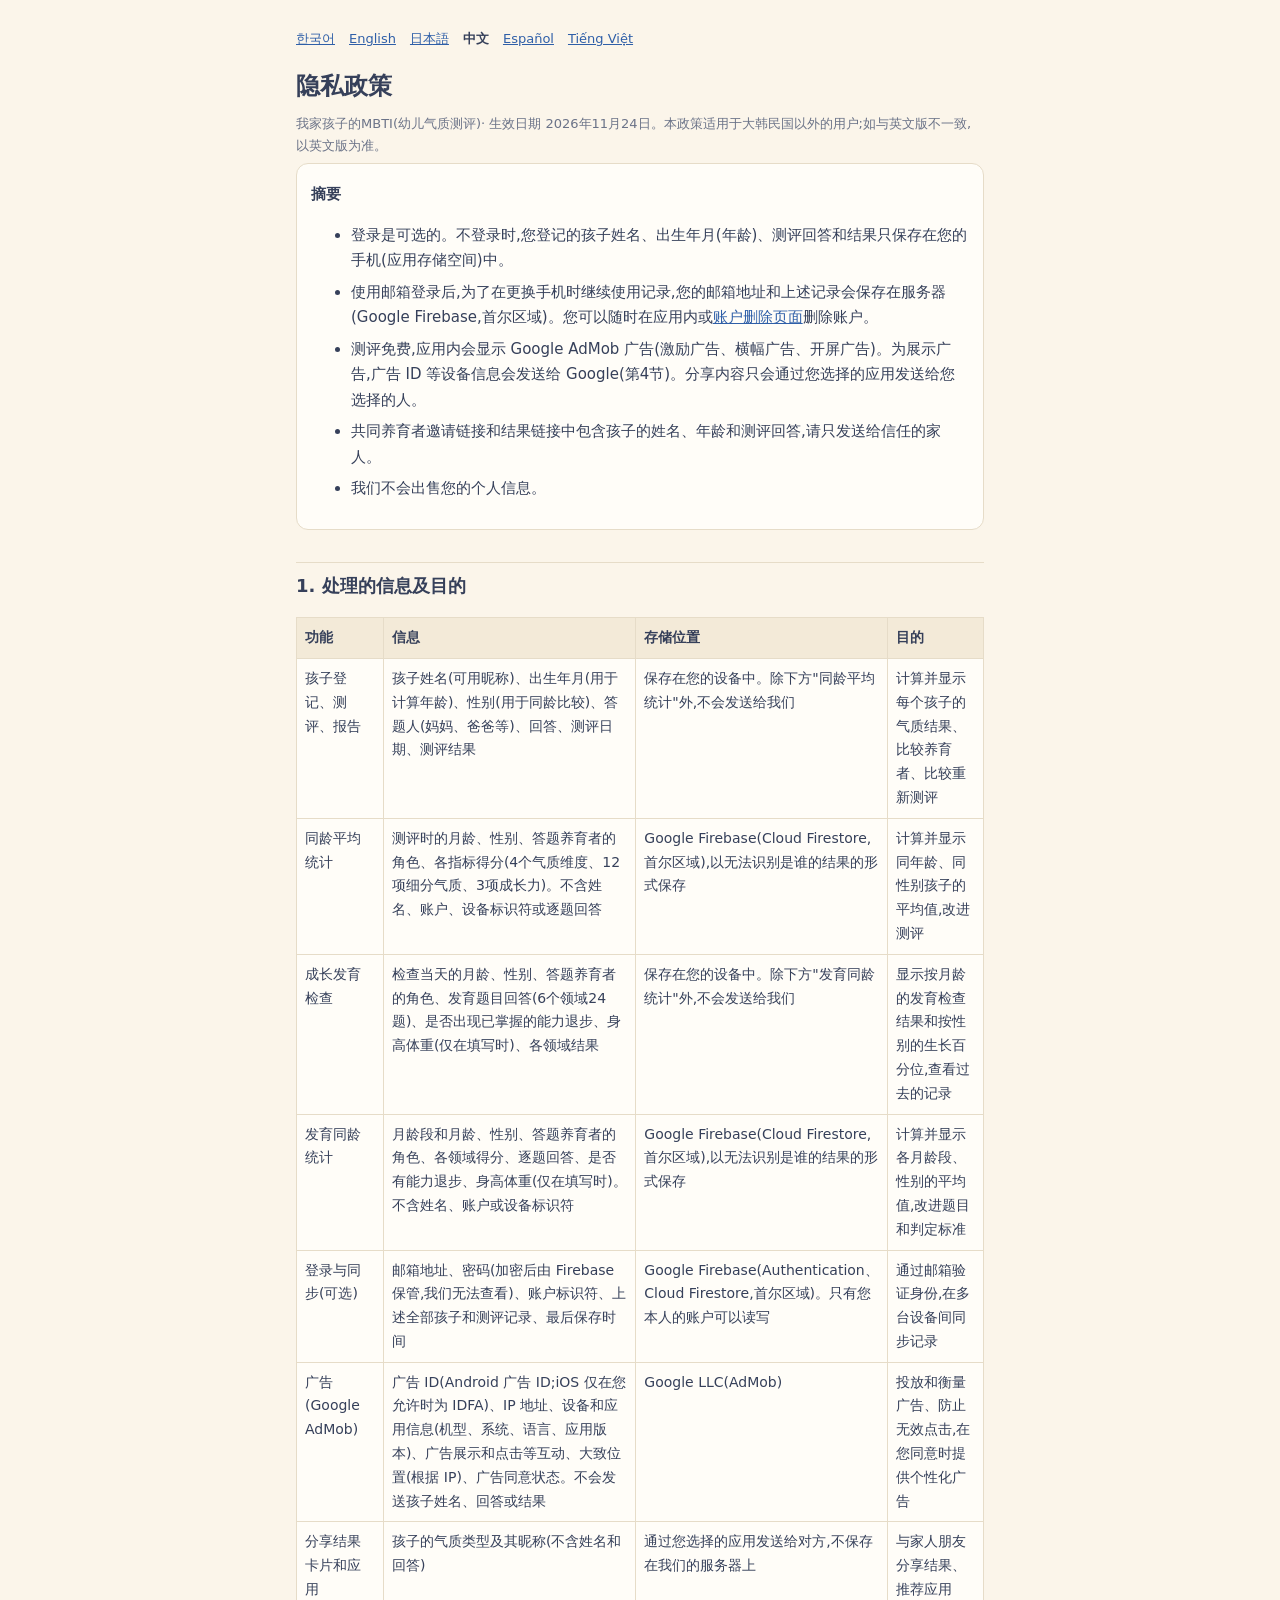
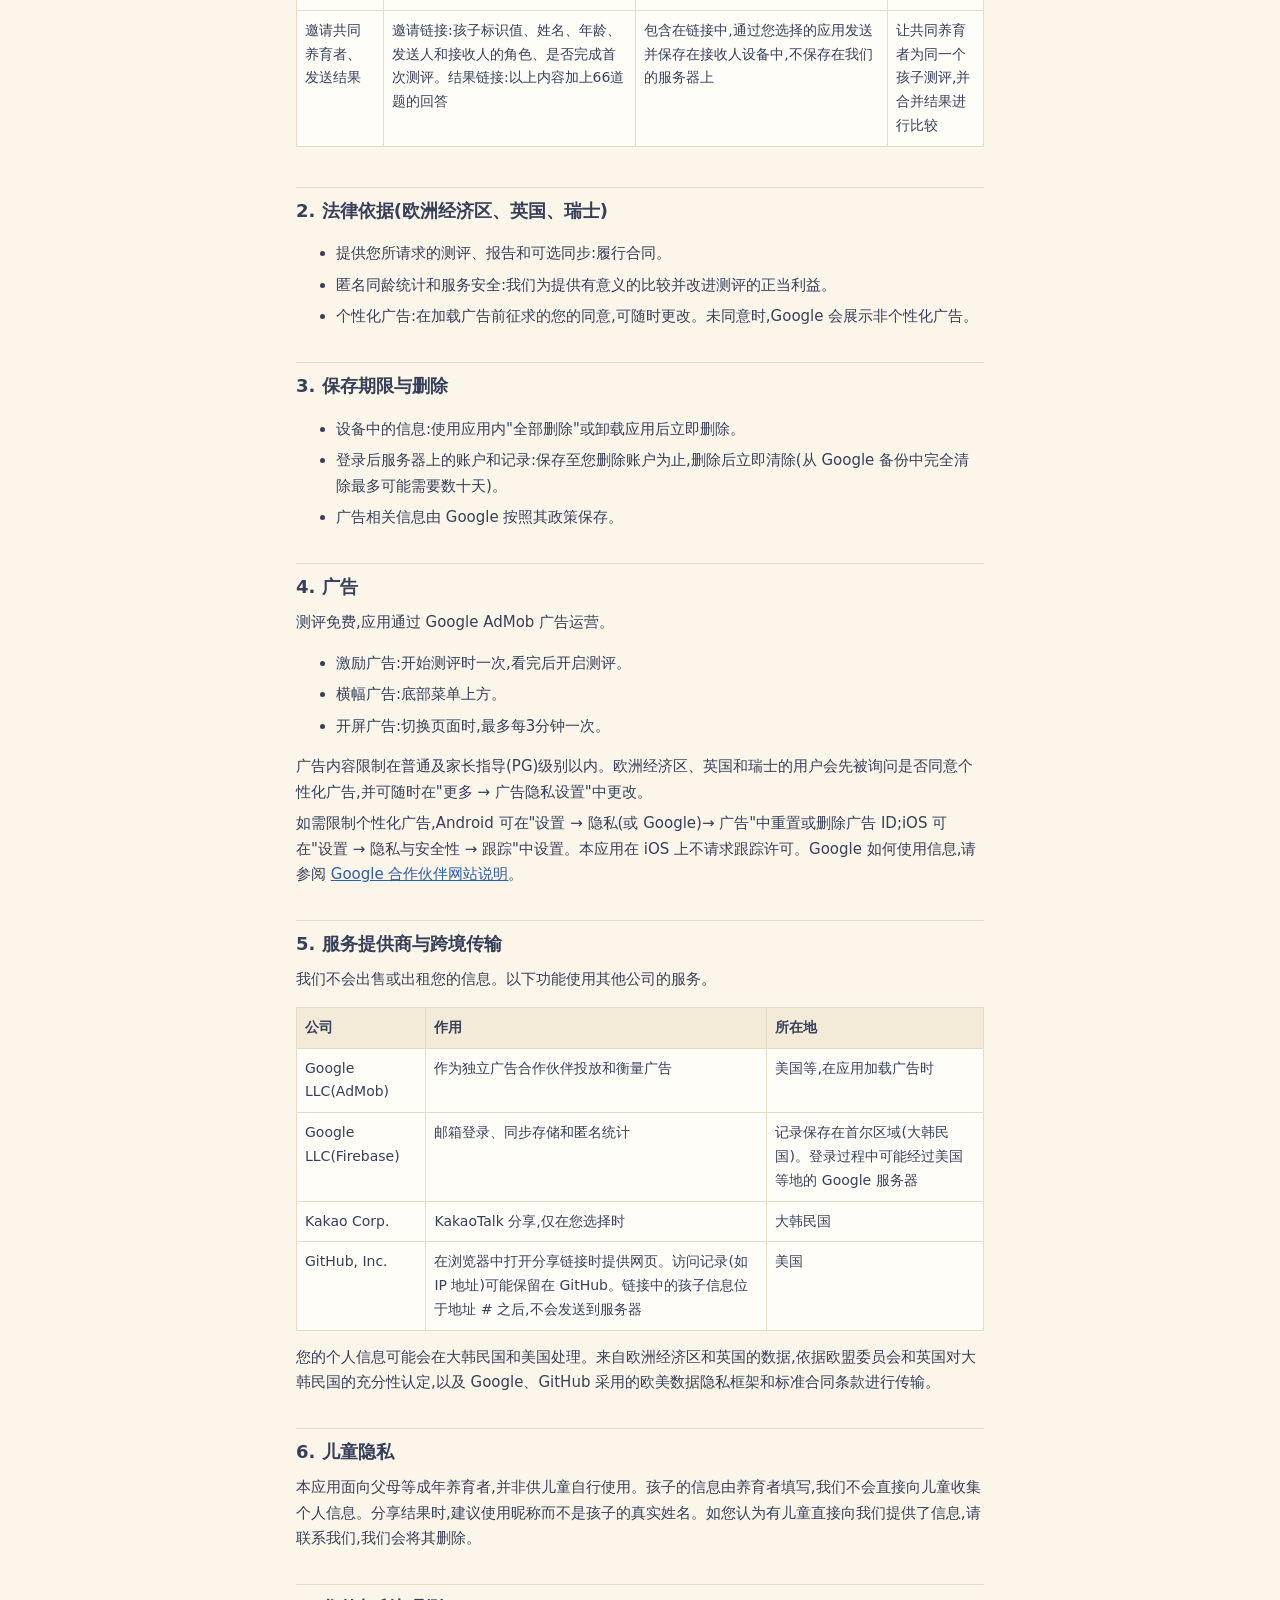
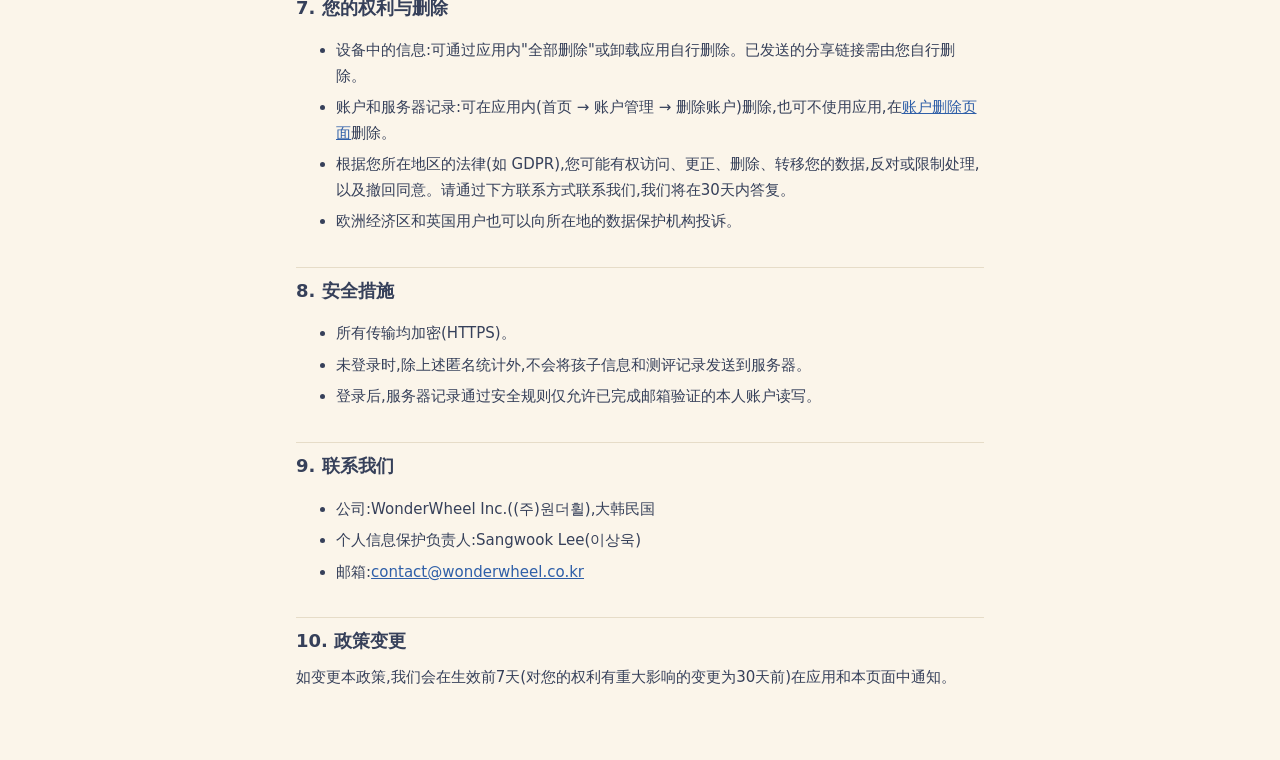
<file: privacy-zh.html>
<!doctype html>
<html lang="zh-Hans">
<head>
<meta charset="utf-8">
<meta name="viewport" content="width=device-width,initial-scale=1">
<title>隐私政策 · 我家孩子的MBTI</title>
<link rel="stylesheet" href="assets/privacy.css">
</head>
<body>
<main>
<nav class="langs"><a href="privacy.html?hl=ko">한국어</a><a href="privacy-en.html">English</a><a href="privacy-ja.html">日本語</a><b>中文</b><a href="privacy-es.html">Español</a><a href="privacy-vi.html">Tiếng Việt</a></nav>
<h1>隐私政策</h1>
<p class="meta">我家孩子的MBTI(幼儿气质测评)· 生效日期 2026年11月24日。本政策适用于大韩民国以外的用户;如与英文版不一致,以英文版为准。</p>

<div class="box">
<p><b>摘要</b></p>
<ul>
<li>登录是可选的。不登录时,您登记的孩子姓名、出生年月(年龄)、测评回答和结果只保存在您的手机(应用存储空间)中。</li>
<li>使用邮箱登录后,为了在更换手机时继续使用记录,您的邮箱地址和上述记录会保存在服务器(Google Firebase,首尔区域)。您可以随时在应用内或<a href="delete-account.html">账户删除页面</a>删除账户。</li>
<li>测评免费,应用内会显示 Google AdMob 广告(激励广告、横幅广告、开屏广告)。为展示广告,广告 ID 等设备信息会发送给 Google(第4节)。分享内容只会通过您选择的应用发送给您选择的人。</li>
<li>共同养育者邀请链接和结果链接中包含孩子的姓名、年龄和测评回答,请只发送给信任的家人。</li>
<li>我们不会出售您的个人信息。</li>
</ul>
</div>

<h2>1. 处理的信息及目的</h2>
<div class="tw"><table>
<tr><th>功能</th><th>信息</th><th>存储位置</th><th>目的</th></tr>
<tr><td>孩子登记、测评、报告</td><td>孩子姓名(可用昵称)、出生年月(用于计算年龄)、性别(用于同龄比较)、答题人(妈妈、爸爸等)、回答、测评日期、测评结果</td><td>保存在您的设备中。除下方"同龄平均统计"外,不会发送给我们</td><td>计算并显示每个孩子的气质结果、比较养育者、比较重新测评</td></tr>
<tr><td>同龄平均统计</td><td>测评时的月龄、性别、答题养育者的角色、各指标得分(4个气质维度、12项细分气质、3项成长力)。不含姓名、账户、设备标识符或逐题回答</td><td>Google Firebase(Cloud Firestore,首尔区域),以无法识别是谁的结果的形式保存</td><td>计算并显示同年龄、同性别孩子的平均值,改进测评</td></tr>
<tr><td>成长发育检查</td><td>检查当天的月龄、性别、答题养育者的角色、发育题目回答(6个领域24题)、是否出现已掌握的能力退步、身高体重(仅在填写时)、各领域结果</td><td>保存在您的设备中。除下方"发育同龄统计"外,不会发送给我们</td><td>显示按月龄的发育检查结果和按性别的生长百分位,查看过去的记录</td></tr>
<tr><td>发育同龄统计</td><td>月龄段和月龄、性别、答题养育者的角色、各领域得分、逐题回答、是否有能力退步、身高体重(仅在填写时)。不含姓名、账户或设备标识符</td><td>Google Firebase(Cloud Firestore,首尔区域),以无法识别是谁的结果的形式保存</td><td>计算并显示各月龄段、性别的平均值,改进题目和判定标准</td></tr>
<tr><td>登录与同步(可选)</td><td>邮箱地址、密码(加密后由 Firebase 保管,我们无法查看)、账户标识符、上述全部孩子和测评记录、最后保存时间</td><td>Google Firebase(Authentication、Cloud Firestore,首尔区域)。只有您本人的账户可以读写</td><td>通过邮箱验证身份,在多台设备间同步记录</td></tr>
<tr><td>广告(Google AdMob)</td><td>广告 ID(Android 广告 ID;iOS 仅在您允许时为 IDFA)、IP 地址、设备和应用信息(机型、系统、语言、应用版本)、广告展示和点击等互动、大致位置(根据 IP)、广告同意状态。不会发送孩子姓名、回答或结果</td><td>Google LLC(AdMob)</td><td>投放和衡量广告、防止无效点击,在您同意时提供个性化广告</td></tr>
<tr><td>分享结果卡片和应用</td><td>孩子的气质类型及其昵称(不含姓名和回答)</td><td>通过您选择的应用发送给对方,不保存在我们的服务器上</td><td>与家人朋友分享结果、推荐应用</td></tr>
<tr><td>邀请共同养育者、发送结果</td><td>邀请链接:孩子标识值、姓名、年龄、发送人和接收人的角色、是否完成首次测评。结果链接:以上内容加上66道题的回答</td><td>包含在链接中,通过您选择的应用发送并保存在接收人设备中,不保存在我们的服务器上</td><td>让共同养育者为同一个孩子测评,并合并结果进行比较</td></tr>
</table></div>

<h2>2. 法律依据(欧洲经济区、英国、瑞士)</h2>
<ul>
<li>提供您所请求的测评、报告和可选同步:履行合同。</li>
<li>匿名同龄统计和服务安全:我们为提供有意义的比较并改进测评的正当利益。</li>
<li>个性化广告:在加载广告前征求的您的同意,可随时更改。未同意时,Google 会展示非个性化广告。</li>
</ul>

<h2>3. 保存期限与删除</h2>
<ul>
<li>设备中的信息:使用应用内"全部删除"或卸载应用后立即删除。</li>
<li>登录后服务器上的账户和记录:保存至您删除账户为止,删除后立即清除(从 Google 备份中完全清除最多可能需要数十天)。</li>
<li>广告相关信息由 Google 按照其政策保存。</li>
</ul>

<h2>4. 广告</h2>
<p>测评免费,应用通过 Google AdMob 广告运营。</p>
<ul>
<li>激励广告:开始测评时一次,看完后开启测评。</li>
<li>横幅广告:底部菜单上方。</li>
<li>开屏广告:切换页面时,最多每3分钟一次。</li>
</ul>
<p>广告内容限制在普通及家长指导(PG)级别以内。欧洲经济区、英国和瑞士的用户会先被询问是否同意个性化广告,并可随时在"更多 → 广告隐私设置"中更改。</p>
<p>如需限制个性化广告,Android 可在"设置 → 隐私(或 Google)→ 广告"中重置或删除广告 ID;iOS 可在"设置 → 隐私与安全性 → 跟踪"中设置。本应用在 iOS 上不请求跟踪许可。Google 如何使用信息,请参阅 <a href="https://policies.google.com/technologies/partner-sites?hl=zh-CN">Google 合作伙伴网站说明</a>。</p>

<h2>5. 服务提供商与跨境传输</h2>
<p>我们不会出售或出租您的信息。以下功能使用其他公司的服务。</p>
<div class="tw"><table>
<tr><th>公司</th><th>作用</th><th>所在地</th></tr>
<tr><td>Google LLC(AdMob)</td><td>作为独立广告合作伙伴投放和衡量广告</td><td>美国等,在应用加载广告时</td></tr>
<tr><td>Google LLC(Firebase)</td><td>邮箱登录、同步存储和匿名统计</td><td>记录保存在首尔区域(大韩民国)。登录过程中可能经过美国等地的 Google 服务器</td></tr>
<tr><td>Kakao Corp.</td><td>KakaoTalk 分享,仅在您选择时</td><td>大韩民国</td></tr>
<tr><td>GitHub, Inc.</td><td>在浏览器中打开分享链接时提供网页。访问记录(如 IP 地址)可能保留在 GitHub。链接中的孩子信息位于地址 # 之后,不会发送到服务器</td><td>美国</td></tr>
</table></div>
<p>您的个人信息可能会在大韩民国和美国处理。来自欧洲经济区和英国的数据,依据欧盟委员会和英国对大韩民国的充分性认定,以及 Google、GitHub 采用的欧美数据隐私框架和标准合同条款进行传输。</p>

<h2>6. 儿童隐私</h2>
<p>本应用面向父母等成年养育者,并非供儿童自行使用。孩子的信息由养育者填写,我们不会直接向儿童收集个人信息。分享结果时,建议使用昵称而不是孩子的真实姓名。如您认为有儿童直接向我们提供了信息,请联系我们,我们会将其删除。</p>

<h2 id="delete">7. 您的权利与删除</h2>
<ul>
<li>设备中的信息:可通过应用内"全部删除"或卸载应用自行删除。已发送的分享链接需由您自行删除。</li>
<li>账户和服务器记录:可在应用内(首页 → 账户管理 → 删除账户)删除,也可不使用应用,在<a href="delete-account.html">账户删除页面</a>删除。</li>
<li>根据您所在地区的法律(如 GDPR),您可能有权访问、更正、删除、转移您的数据,反对或限制处理,以及撤回同意。请通过下方联系方式联系我们,我们将在30天内答复。</li>
<li>欧洲经济区和英国用户也可以向所在地的数据保护机构投诉。</li>
</ul>

<h2>8. 安全措施</h2>
<ul>
<li>所有传输均加密(HTTPS)。</li>
<li>未登录时,除上述匿名统计外,不会将孩子信息和测评记录发送到服务器。</li>
<li>登录后,服务器记录通过安全规则仅允许已完成邮箱验证的本人账户读写。</li>
</ul>

<h2>9. 联系我们</h2>
<ul>
<li>公司:WonderWheel Inc.((주)원더휠),大韩民国</li>
<li>个人信息保护负责人:Sangwook Lee(이상욱)</li>
<li>邮箱:<a href="mailto:contact@wonderwheel.co.kr">contact@wonderwheel.co.kr</a></li>
</ul>

<h2>10. 政策变更</h2>
<p>如变更本政策,我们会在生效前7天(对您的权利有重大影响的变更为30天前)在应用和本页面中通知。</p>
</main>
</body>
</html>
</file>
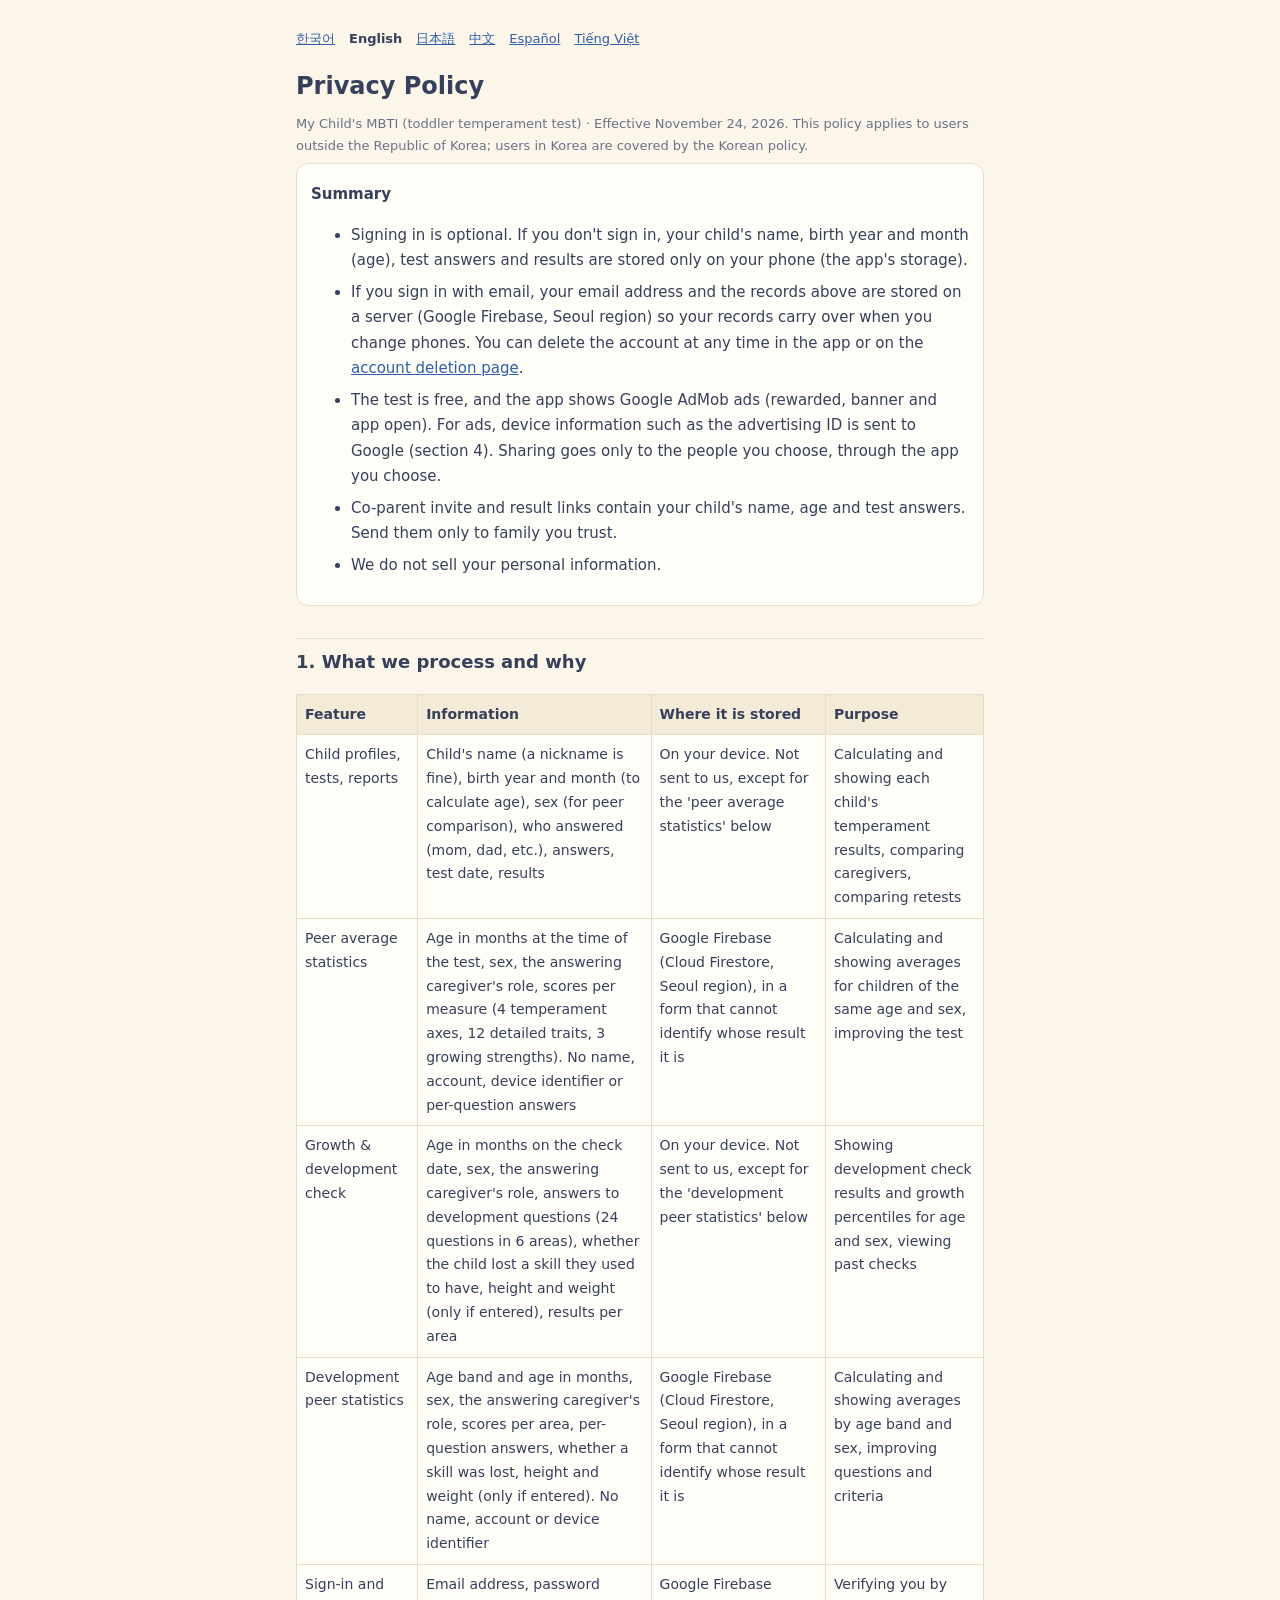
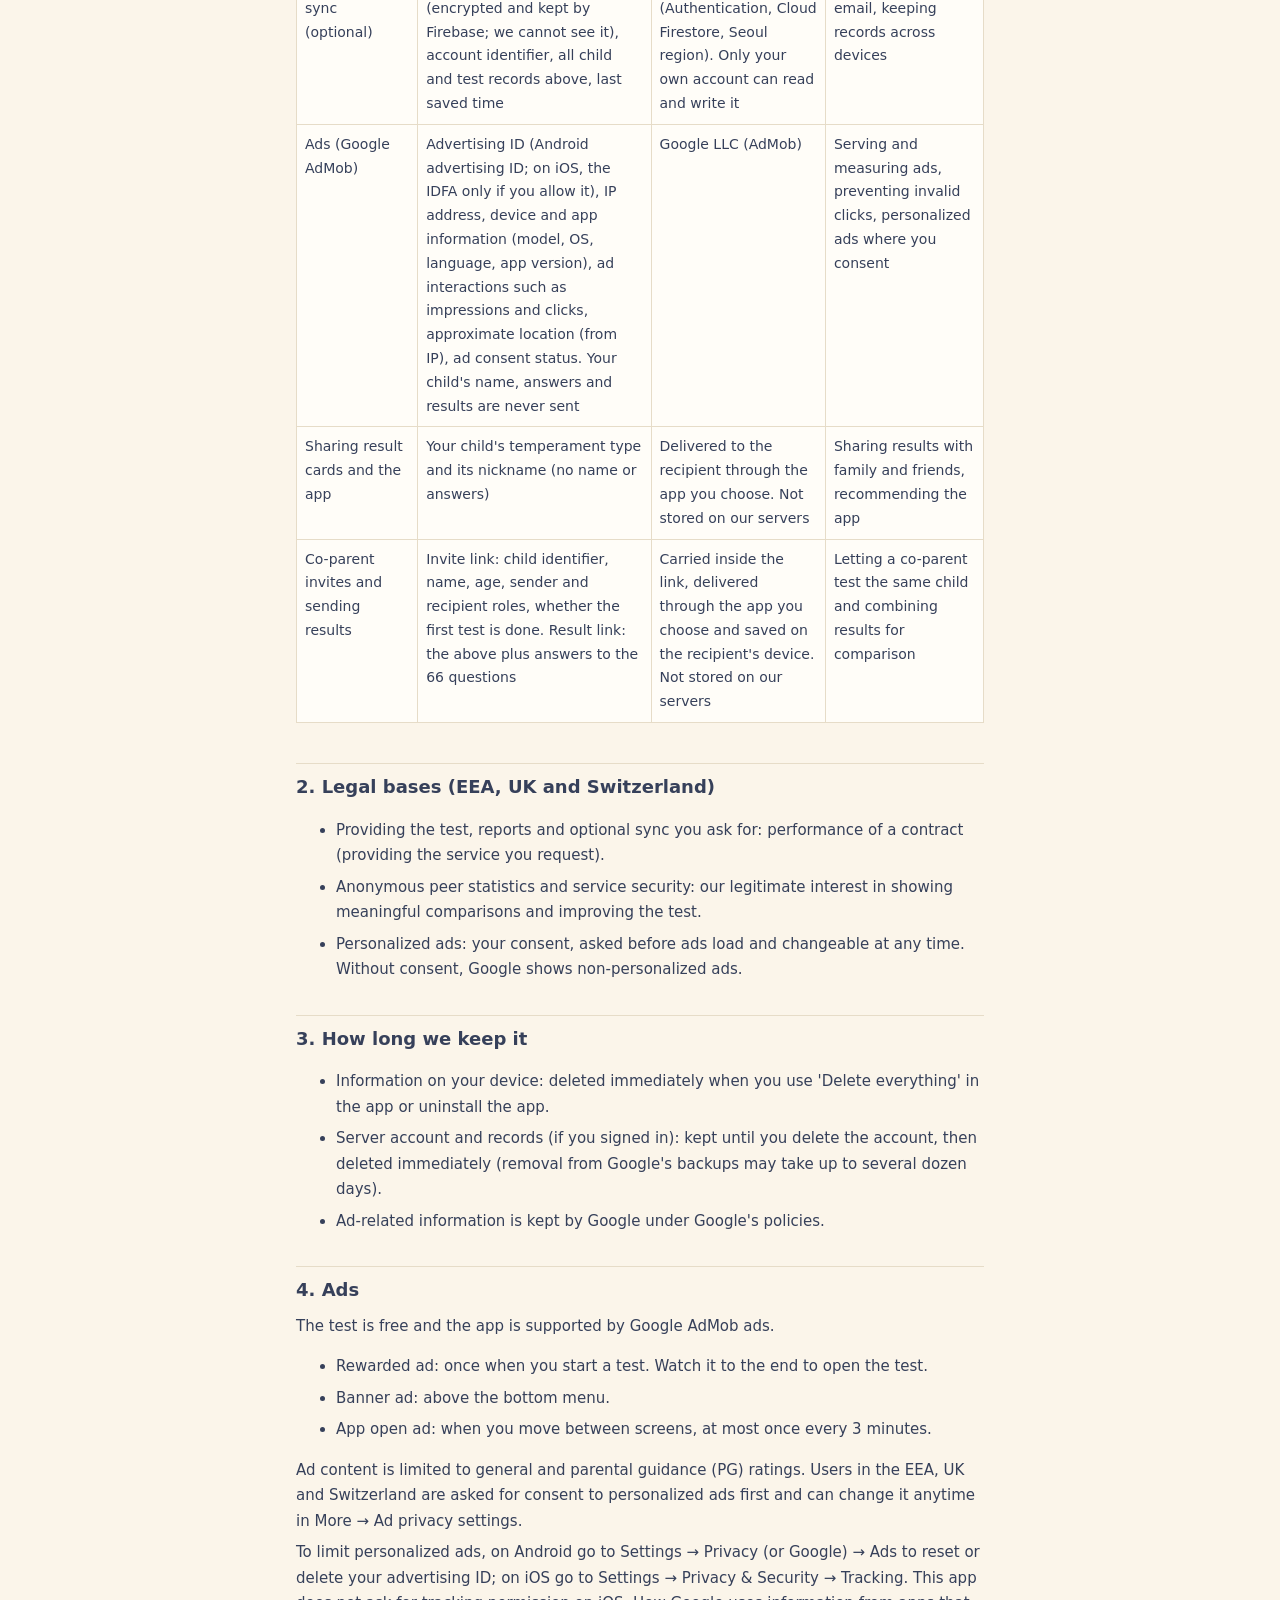
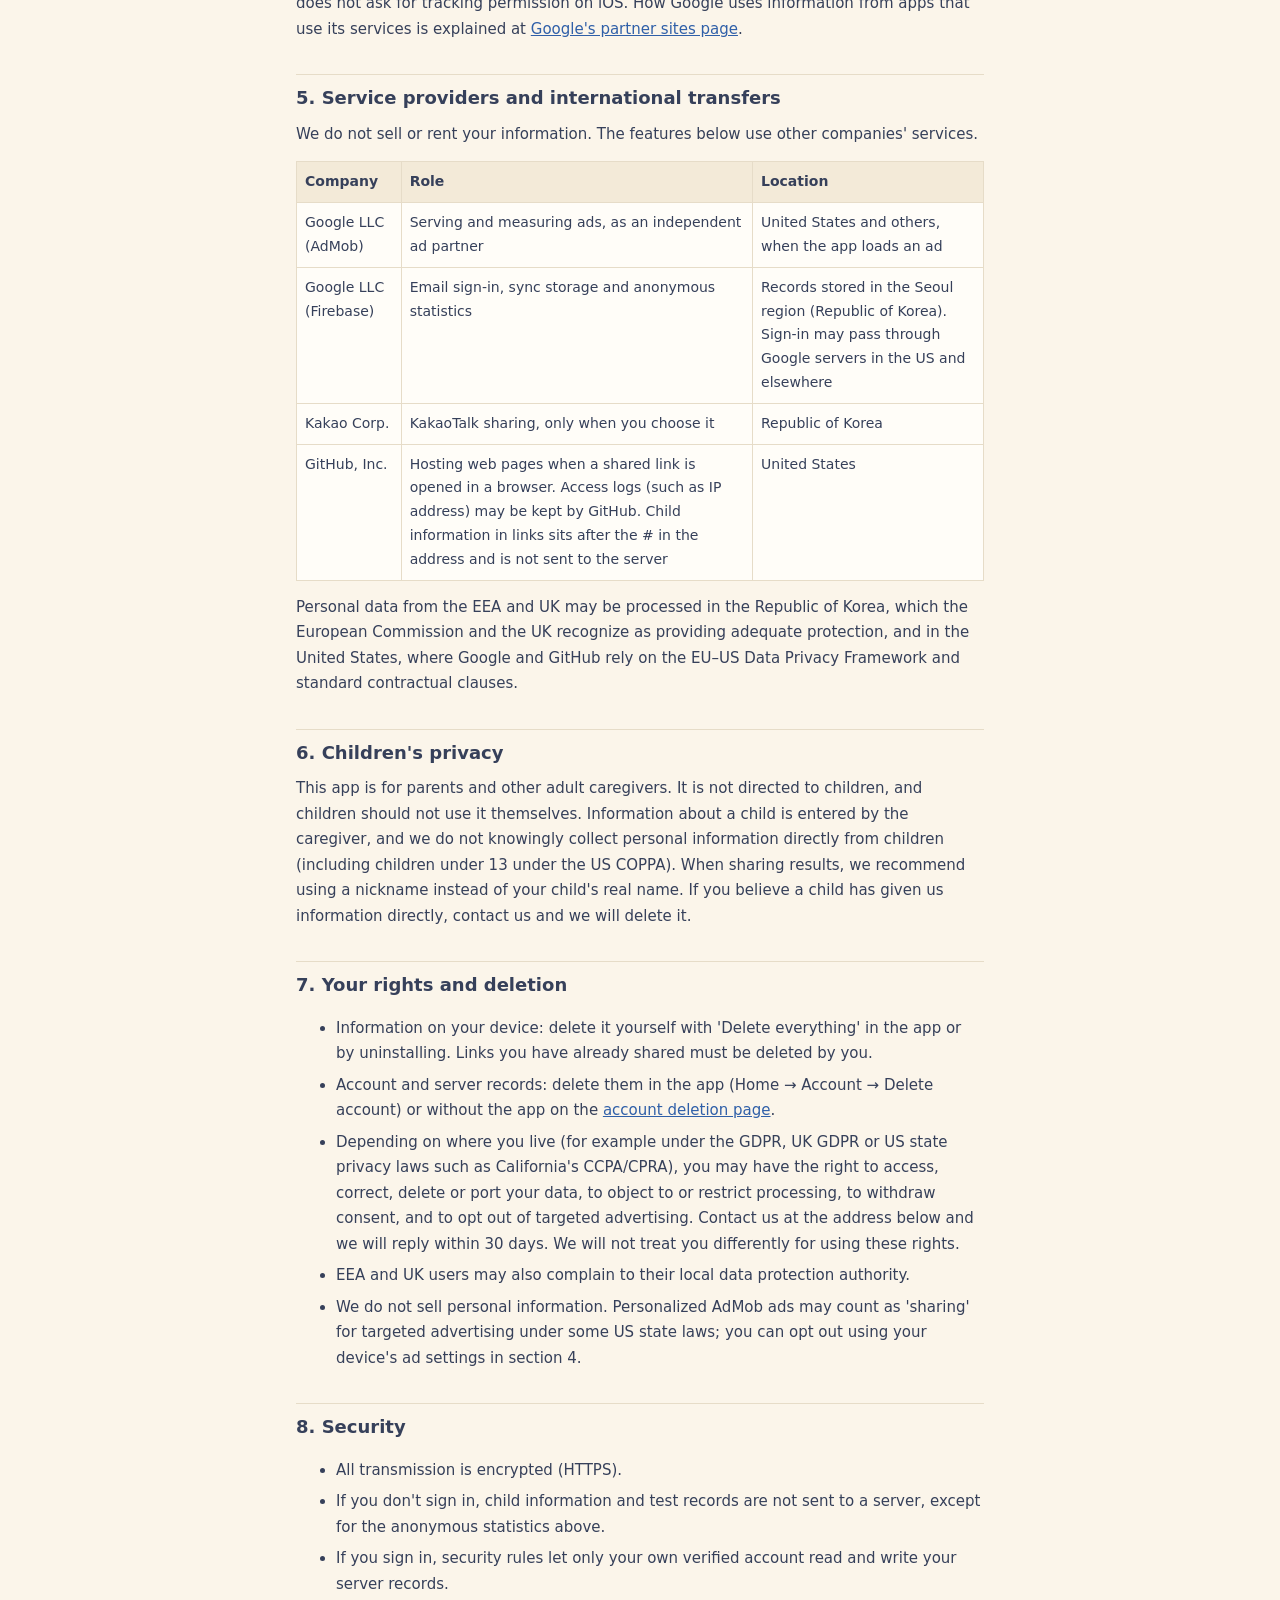
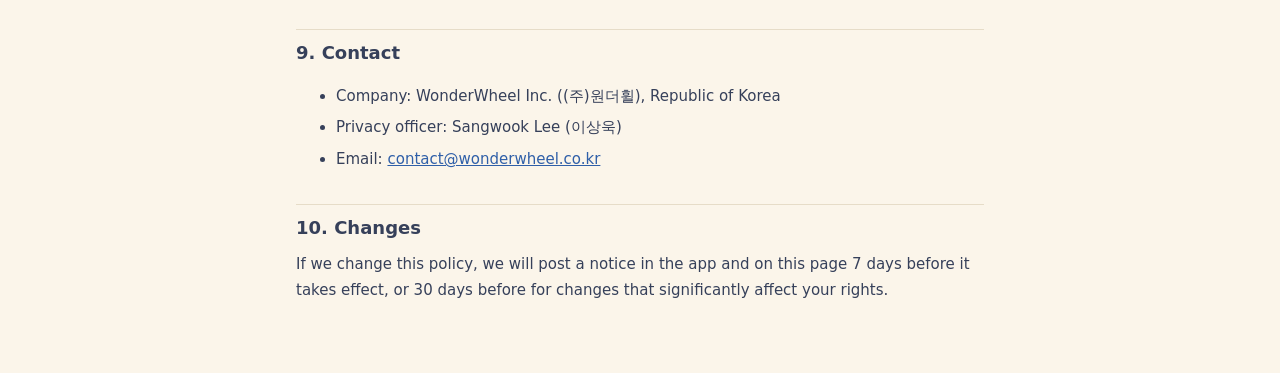
<file: privacy.html>
<!doctype html>
<html lang="ko">
<head>
<meta charset="utf-8">
<meta name="viewport" content="width=device-width,initial-scale=1">
<title>개인정보처리방침 · 내 아이의 MBTI</title>
<link rel="stylesheet" href="assets/privacy.css">
<script>
// 한국어가 아닌 기기는 기기 언어판으로(직접 고른 ?hl=ko 는 그대로)
(function(){try{if(/[?&]hl=ko/.test(location.search))return;var l=(navigator.language||"ko").slice(0,2).toLowerCase();if(l==="ko")return;var m={en:1,ja:1,zh:1,es:1,vi:1};location.replace("privacy-"+(m[l]?l:"en")+".html"+location.hash);}catch(e){}})();
</script>
</head>
<body>
<main>
<nav class="langs"><b>한국어</b><a href="privacy-en.html">English</a><a href="privacy-ja.html">日本語</a><a href="privacy-zh.html">中文</a><a href="privacy-es.html">Español</a><a href="privacy-vi.html">Tiếng Việt</a></nav>
<h1>개인정보처리방침</h1>
<p class="meta">내 아이의 MBTI (영유아 기질검사) · 시행일 2026년 11월 24일 (6차 수정: 성장 발달 체크와 발달 또래 평균 통계 추가)</p>

<div class="box">
<p><b>요약</b></p>
<ul>
<li>로그인은 선택입니다. 로그인하지 않으면 등록한 자녀의 이름·태어난 해와 달(연령), 검사 답변과 결과는 이용자의 휴대폰(앱 저장 공간) 안에만 저장됩니다.</li>
<li>메일로 로그인하면 휴대폰을 바꿔도 기록이 이어지도록 메일 주소와 위 기록이 서버(구글 Firebase, 서울 리전)에 저장됩니다. 계정은 앱 안에서, 또는 <a href="delete-account.html">계정 삭제 페이지</a>에서 언제든 지울 수 있습니다.</li>
<li>검사는 무료이며, 앱에 Google AdMob 광고(보상형·배너·앱 오프닝)가 나옵니다. 광고를 위해 광고 ID 등 기기 정보가 구글에 전달됩니다(아래 4번). 공유는 이용자가 직접 고른 사람에게, 이용자가 고른 앱(카카오톡 등)을 통해 전달됩니다.</li>
<li>공동 양육자 초대·결과 링크에는 아이 이름·연령과 검사 답이 담깁니다. 믿을 수 있는 가족에게만 보내 주세요.</li>
</ul>
</div>

<h2>1. 처리하는 정보와 목적</h2>
<div class="tw"><table>
<tr><th>기능</th><th>정보</th><th>저장 위치</th><th>목적</th></tr>
<tr><td>자녀 등록·검사·리포트</td><td>자녀 이름(별칭 가능), 태어난 해와 달(연령 계산용), 성별(또래 평균 비교용), 답하는 사람(엄마·아빠 등), 문항 답변, 검사일, 검사 결과</td><td>이용자 기기 안에 저장. 아래 '또래 평균 통계' 항목 외에는 회사로 전송하지 않음</td><td>자녀별 기질 결과 계산과 표시, 양육자 비교, 다시 검사 비교</td></tr>
<tr><td>또래 평균 통계</td><td>검사를 마친 시점의 만 나이(개월 수), 성별, 답한 사람의 역할(엄마·아빠 등), 지표별 점수(기질 4축·세부 기질 12가지·자라는 힘 3가지). 이름, 계정, 기기 식별값, 문항별 답은 포함하지 않음</td><td>구글 Firebase(Cloud Firestore, 서울 리전). 누구의 결과인지 알 수 없는 형태로 저장</td><td>같은 나이·성별 아이들의 지표별 평균 계산과 표시, 검사 품질 개선</td></tr>
<tr><td>성장 발달 체크</td><td>체크한 날의 개월 수, 성별, 답한 사람의 역할, 발달 문항 답(6개 영역 24문항), 해내던 것을 못 하게 된 적이 있는지, 키·몸무게(넣은 경우만), 영역별 결과</td><td>이용자 기기 안에 저장. 아래 '발달 또래 평균 통계' 항목 외에는 회사로 전송하지 않음</td><td>개월 수에 맞춘 발달 체크 결과와 성별 성장 백분위 계산·표시, 지난 체크 기록 보기</td></tr>
<tr><td>발달 또래 평균 통계</td><td>개월 수 구간과 개월 수, 성별, 답한 사람의 역할(엄마·아빠 등), 영역별 점수, 문항별 답, 해내던 것을 못 하게 된 적이 있는지, 키·몸무게(넣은 경우만). 이름, 계정, 기기 식별값은 포함하지 않음</td><td>구글 Firebase(Cloud Firestore, 서울 리전). 누구의 결과인지 알 수 없는 형태로 저장</td><td>같은 개월 수 구간·성별 아이들의 영역별·키·몸무게 평균 계산과 표시, 문항과 판정 기준 개선</td></tr>
<tr><td>로그인·동기화(선택)</td><td>메일 주소, 비밀번호(암호화되어 Firebase 가 보관, 회사는 볼 수 없음), 계정 식별값, 위 자녀 등록·검사 기록 전체, 마지막 저장 시각</td><td>구글 Firebase(Authentication, Cloud Firestore, 서울 리전). 본인 계정으로만 읽고 쓸 수 있음</td><td>메일 인증으로 본인 확인, 여러 기기와 휴대폰 교체 시 기록 이어 쓰기</td></tr>
<tr><td>광고(Google AdMob)</td><td>광고 ID(안드로이드 광고 ID, iOS 는 이용자가 허용한 경우의 IDFA), IP 주소, 기기·앱 정보(기종, OS, 언어, 앱 버전), 광고 노출·클릭 등 광고 상호작용, 대략적 위치(IP 기준), 광고 동의 여부. 자녀 이름·검사 답·결과는 보내지 않음</td><td>Google LLC(AdMob)</td><td>광고 게재와 측정, 부정 클릭 방지, 동의한 경우 맞춤 광고</td></tr>
<tr><td>결과 카드·앱 추천 공유</td><td>아이의 기질 유형과 별명(아이 이름과 답은 넣지 않음)</td><td>이용자가 고른 앱(카카오톡 등)을 통해 받는 사람에게 전달. 회사 서버에 저장하지 않음</td><td>가족·친구에게 결과 공유, 앱 소개</td></tr>
<tr><td>공동 양육자 초대·결과 보내기</td><td>초대 링크: 아이 식별값, 이름, 연령, 보낸 사람·받는 사람 역할, 첫 검사를 마쳤는지 여부. 결과 링크: 여기에 더해 검사 66문항의 답</td><td>링크 자체에 담겨 이용자가 고른 앱으로 전달되고, 받은 사람의 기기에 저장됨. 회사 서버에 저장하지 않음</td><td>같은 아이를 공동 양육자가 검사하고 결과를 합쳐 비교</td></tr>
</table></div>

<h2>2. 보관 기간과 파기</h2>
<ul>
<li>기기 안의 정보: 앱 안의 '전부 지우기' 또는 앱 삭제 시 즉시 지워집니다.</li>
<li>로그인한 경우 서버의 계정과 기록: 계정을 삭제할 때까지 보관하고, 삭제하면 즉시 지웁니다(구글의 백업 등에서 완전히 사라지기까지 최대 수십 일 걸릴 수 있음).</li>
<li>광고 관련 정보는 구글이 구글 정책에 따라 보관합니다.</li>
</ul>

<h2>3. 제3자 제공과 처리 위탁</h2>
<p>회사는 이용자 정보를 제3자에게 판매하거나 제공하지 않습니다. 아래 기능은 다른 회사의 서비스를 이용합니다.</p>
<div class="tw"><table>
<tr><th>업체</th><th>하는 일</th><th>국외 이전</th></tr>
<tr><td>Google LLC (구글 플레이·앱스토어 외 앱 배포)</td><td>앱 배포</td><td>미국 등</td></tr>
<tr><td>Google LLC (AdMob)</td><td>광고 게재·측정. 구글은 광고 파트너로서 광고 ID 등을 처리하며, 구글의 정보 처리 방식은 <a href="https://policies.google.com/technologies/partner-sites?hl=ko">구글 파트너 사이트 안내</a>에 있음</td><td>미국 등. 앱이 광고를 불러올 때 전송</td></tr>
<tr><td>Google LLC (Firebase)</td><td>로그인(메일 인증)과 기록 동기화 저장. 로그인한 이용자만</td><td>기록은 서울 리전에 저장. 로그인 처리 과정에서 미국 등 구글 서버를 거칠 수 있음</td></tr>
<tr><td>(주)카카오</td><td>카카오톡 공유. 카카오 SDK 가 공유 처리에 필요한 앱·기기 정보를 처리할 수 있음</td><td>국내. 공유할 때만</td></tr>
<tr><td>GitHub, Inc. (웹 페이지 호스팅)</td><td>공유 링크를 앱이 아닌 웹으로 열 때 페이지 제공. 접속 기록(IP 주소 등)이 GitHub 에 남을 수 있음. 링크에 담긴 아이 정보는 주소의 # 뒤에 있어 서버로 전송되지 않음</td><td>미국. 웹으로 링크를 열 때만</td></tr>
</table></div>

<h2>4. 광고</h2>
<p>앱의 검사는 무료이며 Google AdMob 광고로 운영합니다.</p>
<ul>
<li>보상형 광고: 검사를 시작할 때 1번. 끝까지 보면 검사가 열립니다.</li>
<li>배너 광고: 앱 아래 메뉴 위.</li>
<li>앱 오프닝 광고: 화면을 옮길 때 3분에 한 번까지.</li>
</ul>
<p>광고 수위는 일반·보호자 지도(PG) 등급까지로 제한합니다. 유럽경제지역·영국·스위스 이용자에게는 맞춤 광고 동의를 먼저 묻고, 앱의 더보기 → 광고 개인정보 설정에서 언제든 바꿀 수 있습니다.</p>
<p>맞춤 광고를 원하지 않으면 안드로이드는 설정 → 개인정보 보호(또는 Google) → 광고에서 광고 ID 를 재설정하거나 삭제할 수 있고, iOS 는 설정 → 개인정보 보호 및 보안 → 추적에서 앱의 추적 요청을 끌 수 있습니다. 이 앱은 iOS 에서 추적 허용을 따로 요청하지 않습니다.</p>

<h2>5. 아동의 개인정보</h2>
<p>이 앱은 부모 등 성인 양육자가 사용하는 앱이며, 아동이 직접 사용하도록 만들지 않았습니다. 아이에 대한 정보는 양육자가 입력하며, 로그인한 경우에만 양육자 본인의 기록 동기화를 위해 서버에 저장됩니다. 회사는 아동에게서 직접 정보를 받지 않습니다. 결과를 공유할 때는 아이 실명 대신 별칭을 쓰기를 권합니다.</p>

<h2 id="delete">6. 이용자의 권리와 삭제 요청</h2>
<ul>
<li>기기 안 정보: 앱의 '전부 지우기' 또는 앱 삭제로 직접 지울 수 있습니다. 이미 보낸 공유 링크는 이용자가 직접 지워야 합니다.</li>
<li>로그인 계정과 서버 기록: 앱의 홈 → 계정 관리 → 계정 삭제, 또는 앱 없이 <a href="delete-account.html">계정 삭제 페이지</a>에서 메일·비밀번호로 로그인해 바로 지울 수 있습니다. 궁금한 점이나 요청은 아래 연락처로 보내 주시면 10일 안에 답합니다. </li>
</ul>

<h2>7. 안전성 확보 조치</h2>
<ul>
<li>모든 전송은 암호화(HTTPS)합니다.</li>
<li>로그인하지 않으면 자녀 정보와 검사 기록을 서버로 보내지 않습니다.</li>
<li>로그인한 경우 서버 기록은 보안 규칙으로 메일 인증을 마친 본인 계정만 읽고 쓸 수 있습니다.</li>
</ul>

<h2>8. 개인정보 보호책임자</h2>
<ul>
<li>사업자: (주)원더휠</li>
<li>보호책임자: 이상욱</li>
<li>연락처: <a href="mailto:contact@wonderwheel.co.kr">contact@wonderwheel.co.kr</a></li>
</ul>
<p>개인정보 침해 신고·상담: 개인정보침해신고센터(국번 없이 118, privacy.kisa.or.kr), 개인정보분쟁조정위원회(1833-6972, www.kopico.go.kr), 대검찰청(국번 없이 1301), 경찰청(국번 없이 182)</p>

<h2>9. 방침 변경</h2>
<p>이 방침을 바꾸면 시행 7일 전에 앱과 이 페이지에 알립니다. 이용자 권리에 중요한 변경은 30일 전에 알립니다.</p>
</main>
</body>
</html>
</file>
<file: assets/privacy.css>
:root{--bg:#FBF5EA;--fg:#36405A;--sub:#6B7388;--line:#E6DCC8;--card:#FFFDF8}
*{box-sizing:border-box}
body{margin:0;background:var(--bg);color:var(--fg);font-family:'Noto Sans','Noto Sans KR','Noto Sans JP','Noto Sans SC',system-ui,sans-serif;line-height:1.7;font-size:15px}
main{max-width:720px;margin:0 auto;padding:28px 16px 64px}
h1{font-size:24px;margin:0 0 4px}
h2{font-size:18px;margin:32px 0 8px;padding-top:8px;border-top:1px solid var(--line)}
p,li{margin:6px 0}
.meta{color:var(--sub);font-size:13px}
table{width:100%;border-collapse:collapse;margin:8px 0;background:var(--card);font-size:14px}
th,td{border:1px solid var(--line);padding:8px;text-align:left;vertical-align:top}
th{background:#F3EAD8}
.box{background:var(--card);border:1px solid var(--line);border-radius:12px;padding:12px 14px}
a{color:#2F5FA8}
.tw{overflow-x:auto}
.langs{display:flex;flex-wrap:wrap;gap:6px 14px;font-size:13px;margin:0 0 16px}
.langs b{font-weight:700}
</file>
